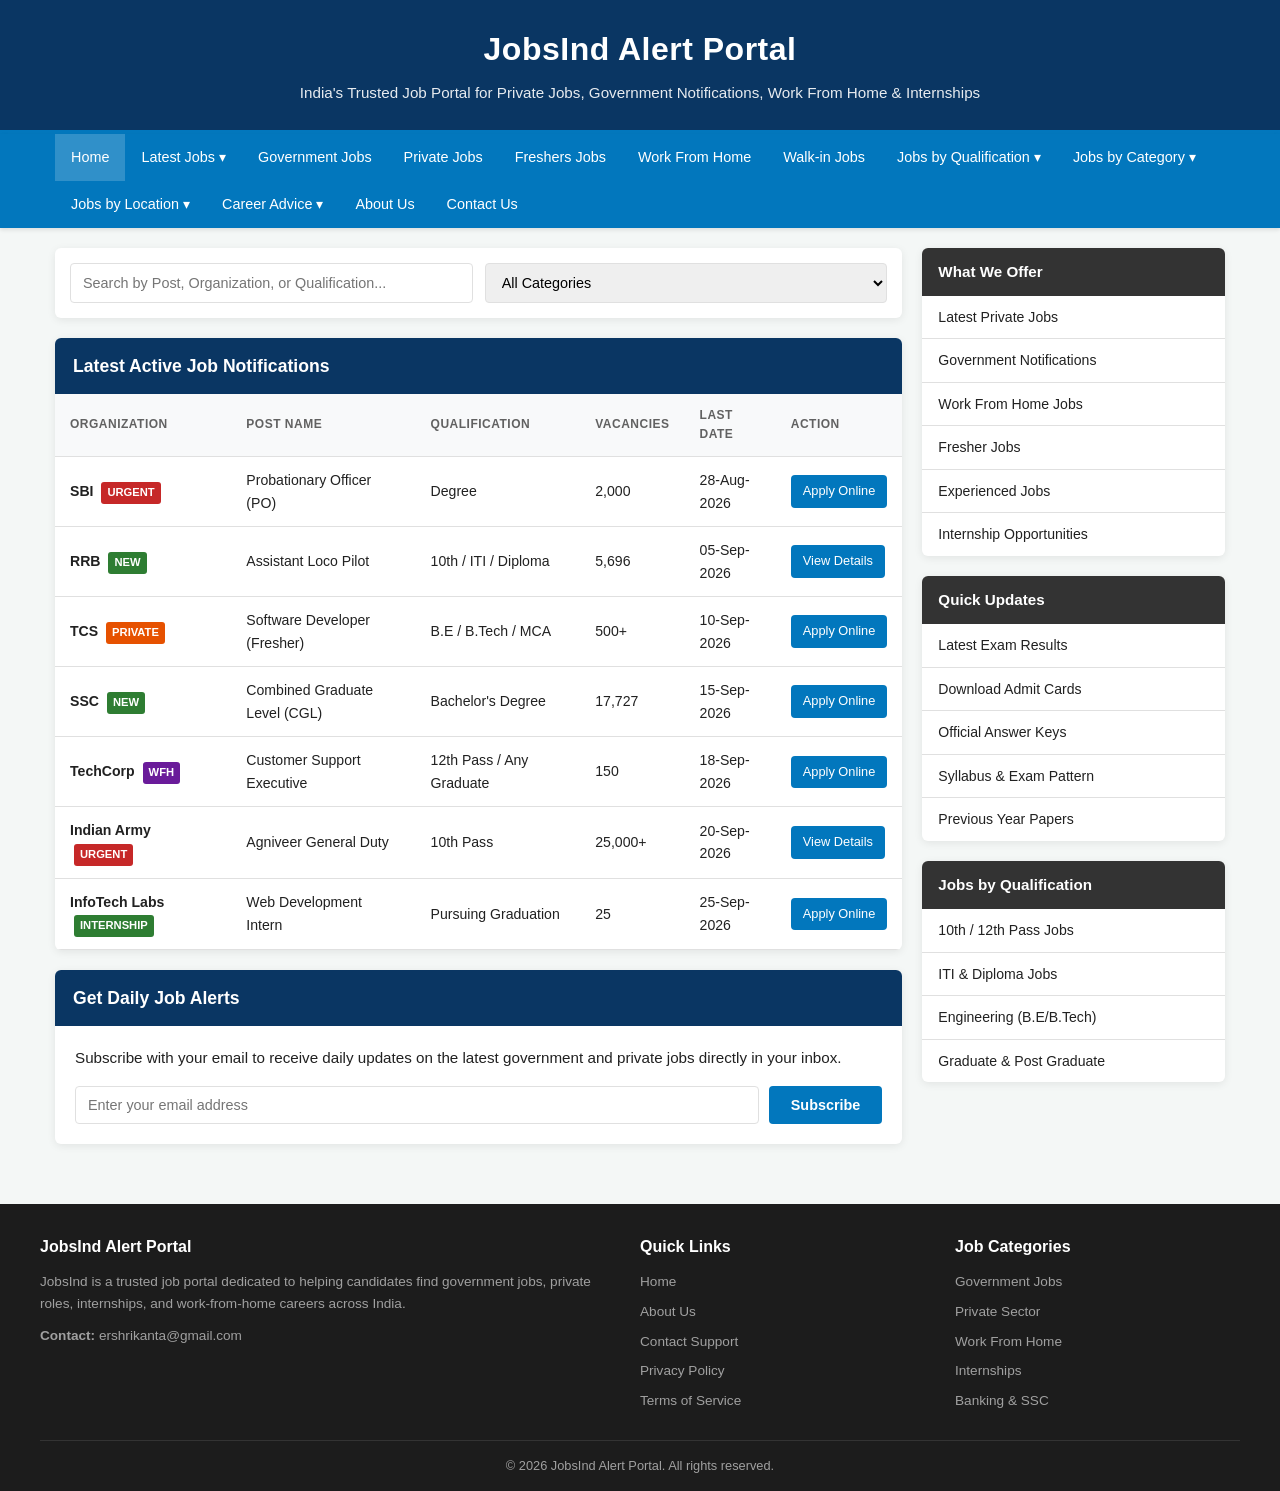
<file: index.html>
<!DOCTYPE html>
<html lang="en">
<head>
  <meta charset="UTF-8" />
  <meta name="viewport" content="width=device-width, initial-scale=1.0" />
  <title>JobsInd - India's Trusted Job Portal | Latest Jobs & Notifications</title>
  <link rel="stylesheet" href="style.css" />
</head>
<body>

  <!-- Header -->
  <header>
    <h1>JobsInd Alert Portal</h1>
    <p>India's Trusted Job Portal for Private Jobs, Government Notifications, Work From Home & Internships</p>
  </header>

 <!-- Navigation Bar (With Hamburger Menu) -->
  <div class="nav-wrapper">
    <nav>
      <!-- Hamburger Menu Icon -->
      <div class="menu-toggle" id="mobile-menu" onclick="toggleMenu()">
        <span class="bar"></span>
        <span class="bar"></span>
        <span class="bar"></span>
      </div>

      <!-- Navigation Links -->
      <ul class="nav-links" id="nav-links">
        <li><a href="index.html" class="active">Home</a></li>
        
        <li class="dropdown">
          <a href="#">Latest Jobs &#9662;</a>
          <ul class="dropdown-content">
            <li><a href="index.html#jobs-section">Today's Updates</a></li>
            <li><a href="index.html#jobs-section">Upcoming Exams</a></li>
          </ul>
        </li>

        <li><a href="index.html#jobs-section">Government Jobs</a></li>
        <li><a href="index.html#jobs-section">Private Jobs</a></li>
        <li><a href="index.html#jobs-section">Freshers Jobs</a></li>
        <li><a href="index.html#jobs-section">Work From Home</a></li>
        <li><a href="index.html#jobs-section">Walk-in Jobs</a></li>
        
        <li class="dropdown">
          <a href="#">Jobs by Qualification &#9662;</a>
          <ul class="dropdown-content">
            <li><a href="#">10th / 12th Pass</a></li>
            <li><a href="#">ITI / Diploma</a></li>
            <li><a href="#">Graduate / PG</a></li>
          </ul>
        </li>

        <li class="dropdown">
          <a href="#">Jobs by Category &#9662;</a>
          <ul class="dropdown-content">
            <li><a href="#">Banking</a></li>
            <li><a href="#">Railways</a></li>
            <li><a href="#">SSC & Defence</a></li>
          </ul>
        </li>

        <li class="dropdown">
          <a href="#">Jobs by Location &#9662;</a>
          <ul class="dropdown-content">
            <li><a href="#">Delhi</a></li>
            <li><a href="#">Mumbai</a></li>
            <li><a href="#">Bangalore</a></li>
            <li><a href="#">West Bengal</a></li>
          </ul>
        </li>

        <li class="dropdown">
          <a href="#">Career Advice &#9662;</a>
          <ul class="dropdown-content">
            <li><a href="#">Resume Write Tips</a></li>
            <li><a href="#">Interview Questions</a></li>
            <li><a href="#">Career Guidance</a></li>
            <li><a href="#">Salary Guide</a></li>
            <li><a href="#">Skill Development</a></li>
          </ul>
        </li>
        <li><a href="about.html">About Us</a></li>
        <li><a href="contact.html">Contact Us</a></li>
      </ul>
    </nav>
  </div>


  <!-- Main Grid Layout -->
  <div class="container">
    <main>
      <!-- Search and Filter Tools -->
      <div class="filter-card">
        <input 
          type="text" 
          id="searchInput" 
          aria-label="Search Job Listings"
          placeholder="Search by Post, Organization, or Qualification..." 
          oninput="applyFilter()"
        />
        <select id="categorySelect" aria-label="Filter by Category" onchange="applyFilter()">
          <option value="">All Categories</option>
          <option value="Banking">Banking</option>
          <option value="Railways">Railways</option>
          <option value="SSC">SSC</option>
          <option value="Defence">Defence</option>
          <option value="IT & Private">IT & Private</option>
          <option value="Work From Home">Work From Home</option>
          <option value="Internship">Internship</option>
        </select>
      </div>

      <!-- Main Job Table -->
      <div class="card" id="jobs-section">
        <div class="card-header">Latest Active Job Notifications</div>
        <div class="table-responsive">
          <table id="recruitmentTable">
            <thead>
              <tr>
                <th>Organization</th>
                <th>Post Name</th>
                <th>Qualification</th>
                <th>Vacancies</th>
                <th>Last Date</th>
                <th>Action</th>
              </tr>
            </thead>
            <tbody>
              <tr data-category="Banking">
                <td data-label="Organization"><strong>SBI</strong> <span class="badge badge-urgent">Urgent</span></td>
                <td data-label="Post Name">Probationary Officer (PO)</td>
                <td data-label="Qualification">Degree</td>
                <td data-label="Vacancies">2,000</td>
                <td data-label="Last Date">28-Aug-2026</td>
                <td data-label="Action"><a href="#" class="btn-action">Apply Online</a></td>
              </tr>
              <tr data-category="Railways">
                <td data-label="Organization"><strong>RRB</strong> <span class="badge badge-new">New</span></td>
                <td data-label="Post Name">Assistant Loco Pilot</td>
                <td data-label="Qualification">10th / ITI / Diploma</td>
                <td data-label="Vacancies">5,696</td>
                <td data-label="Last Date">05-Sep-2026</td>
                <td data-label="Action"><a href="#" class="btn-action">View Details</a></td>
              </tr>
              <tr data-category="IT & Private">
                <td data-label="Organization"><strong>TCS</strong> <span class="badge badge-private">Private</span></td>
                <td data-label="Post Name">Software Developer (Fresher)</td>
                <td data-label="Qualification">B.E / B.Tech / MCA</td>
                <td data-label="Vacancies">500+</td>
                <td data-label="Last Date">10-Sep-2026</td>
                <td data-label="Action"><a href="#" class="btn-action">Apply Online</a></td>
              </tr>
              <tr data-category="SSC">
                <td data-label="Organization"><strong>SSC</strong> <span class="badge badge-new">New</span></td>
                <td data-label="Post Name">Combined Graduate Level (CGL)</td>
                <td data-label="Qualification">Bachelor's Degree</td>
                <td data-label="Vacancies">17,727</td>
                <td data-label="Last Date">15-Sep-2026</td>
                <td data-label="Action"><a href="#" class="btn-action">Apply Online</a></td>
              </tr>
              <tr data-category="Work From Home">
                <td data-label="Organization"><strong>TechCorp</strong> <span class="badge badge-wfh">WFH</span></td>
                <td data-label="Post Name">Customer Support Executive</td>
                <td data-label="Qualification">12th Pass / Any Graduate</td>
                <td data-label="Vacancies">150</td>
                <td data-label="Last Date">18-Sep-2026</td>
                <td data-label="Action"><a href="#" class="btn-action">Apply Online</a></td>
              </tr>
              <tr data-category="Defence">
                <td data-label="Organization"><strong>Indian Army</strong> <span class="badge badge-urgent">Urgent</span></td>
                <td data-label="Post Name">Agniveer General Duty</td>
                <td data-label="Qualification">10th Pass</td>
                <td data-label="Vacancies">25,000+</td>
                <td data-label="Last Date">20-Sep-2026</td>
                <td data-label="Action"><a href="#" class="btn-action">View Details</a></td>
              </tr>
              <tr data-category="Internship">
                <td data-label="Organization"><strong>InfoTech Labs</strong> <span class="badge badge-new">Internship</span></td>
                <td data-label="Post Name">Web Development Intern</td>
                <td data-label="Qualification">Pursuing Graduation</td>
                <td data-label="Vacancies">25</td>
                <td data-label="Last Date">25-Sep-2026</td>
                <td data-label="Action"><a href="#" class="btn-action">Apply Online</a></td>
              </tr>
              <tr id="noResultsRow" style="display: none;">
                <td colspan="6" style="text-align: center; padding: 20px; color: var(--text-muted);">
                  No job notifications match your search criteria.
                </td>
              </tr>
            </tbody>
          </table>
        </div>
      </div>

      <!-- Job Alerts Subscription Section -->
      <div class="card" id="subscribe-section">
        <div class="card-header">Get Daily Job Alerts</div>
        <div class="card-body">
          <p style="margin-bottom: 15px; font-size: 0.95rem; color: var(--text-main);">
            Subscribe with your email to receive daily updates on the latest government and private jobs directly in your inbox.
          </p>
          <form id="subscribeForm" onsubmit="handleSubscribeSubmit(event)" style="display: flex; gap: 10px; flex-wrap: wrap;">
            <input 
              type="email" 
              id="subscribeEmail" 
              placeholder="Enter your email address" 
              required 
              style="flex: 1; padding: 10px 12px; border: 1px solid var(--border-color); border-radius: 4px; font-size: 0.9rem; outline: none; min-width: 200px;" 
            />
            <button type="submit" class="btn-submit">Subscribe</button>
          </form>
          <div id="subscribeFeedback" class="form-feedback" style="display: none;">Successfully Subscribed! You will now receive daily job alerts.</div>
        </div>
      </div>
    </main>

    <!-- Sidebar Section -->
    <aside>
      <div class="sidebar-widget">
        <div class="widget-header">What We Offer</div>
        <ul class="widget-list">
          <li><a href="index.html#jobs-section">Latest Private Jobs</a></li>
          <li><a href="index.html#jobs-section">Government Notifications</a></li>
          <li><a href="index.html#jobs-section">Work From Home Jobs</a></li>
          <li><a href="index.html#jobs-section">Fresher Jobs</a></li>
          <li><a href="index.html#jobs-section">Experienced Jobs</a></li>
          <li><a href="index.html#jobs-section">Internship Opportunities</a></li>
        </ul>
      </div>

      <div class="sidebar-widget">
        <div class="widget-header">Quick Updates</div>
        <ul class="widget-list">
          <li><a href="#">Latest Exam Results</a></li>
          <li><a href="#">Download Admit Cards</a></li>
          <li><a href="#">Official Answer Keys</a></li>
          <li><a href="#">Syllabus & Exam Pattern</a></li>
          <li><a href="#">Previous Year Papers</a></li>
        </ul>
      </div>

      <div class="sidebar-widget">
        <div class="widget-header">Jobs by Qualification</div>
        <ul class="widget-list">
          <li><a href="#">10th / 12th Pass Jobs</a></li>
          <li><a href="#">ITI & Diploma Jobs</a></li>
          <li><a href="#">Engineering (B.E/B.Tech)</a></li>
          <li><a href="#">Graduate & Post Graduate</a></li>
        </ul>
      </div>
    </aside>
  </div>

  <!-- Footer Section -->
  <footer>
    <div class="footer-container">
      <div class="footer-col">
        <h4>JobsInd Alert Portal</h4>
        <p>JobsInd is a trusted job portal dedicated to helping candidates find government jobs, private roles, internships, and work-from-home careers across India.</p>
        <p style="margin-top: 10px;"><strong>Contact:</strong> ershrikanta@gmail.com</p>
      </div>
      <div class="footer-col">
        <h4>Quick Links</h4>
        <ul>
          <li><a href="index.html">Home</a></li>
          <li><a href="about.html">About Us</a></li>
          <li><a href="contact.html">Contact Support</a></li>
          <li><a href="privacy.html">Privacy Policy</a></li>
          <li><a href="#">Terms of Service</a></li>
        </ul>
      </div>
      <div class="footer-col">
        <h4>Job Categories</h4>
        <ul>
          <li><a href="index.html#jobs-section">Government Jobs</a></li>
          <li><a href="index.html#jobs-section">Private Sector</a></li>
          <li><a href="index.html#jobs-section">Work From Home</a></li>
          <li><a href="index.html#jobs-section">Internships</a></li>
          <li><a href="index.html#jobs-section">Banking & SSC</a></li>
        </ul>
      </div>
    </div>
    <div class="footer-bottom">
      <p>&copy; 2026 JobsInd Alert Portal. All rights reserved.</p>
    </div>
  </footer>

  <script src="script.js"></script>
</body>
</html>
</file>
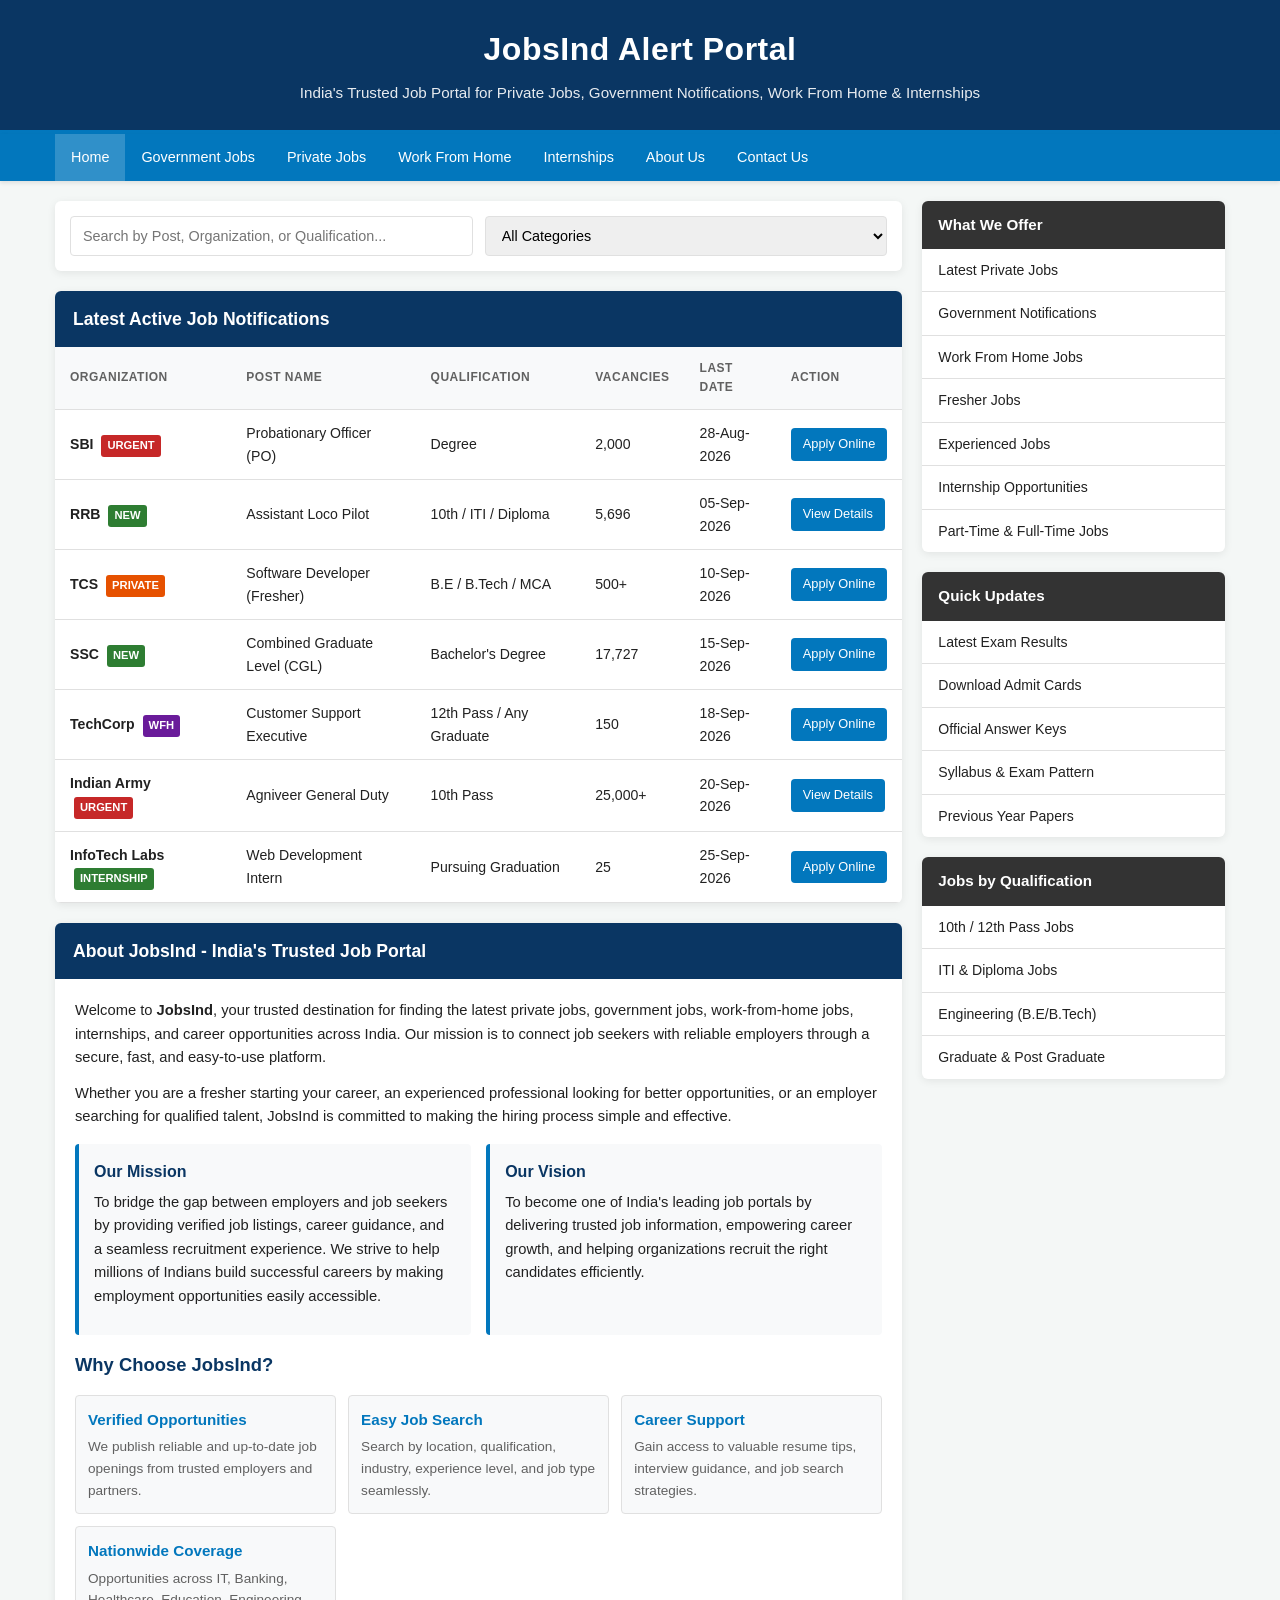
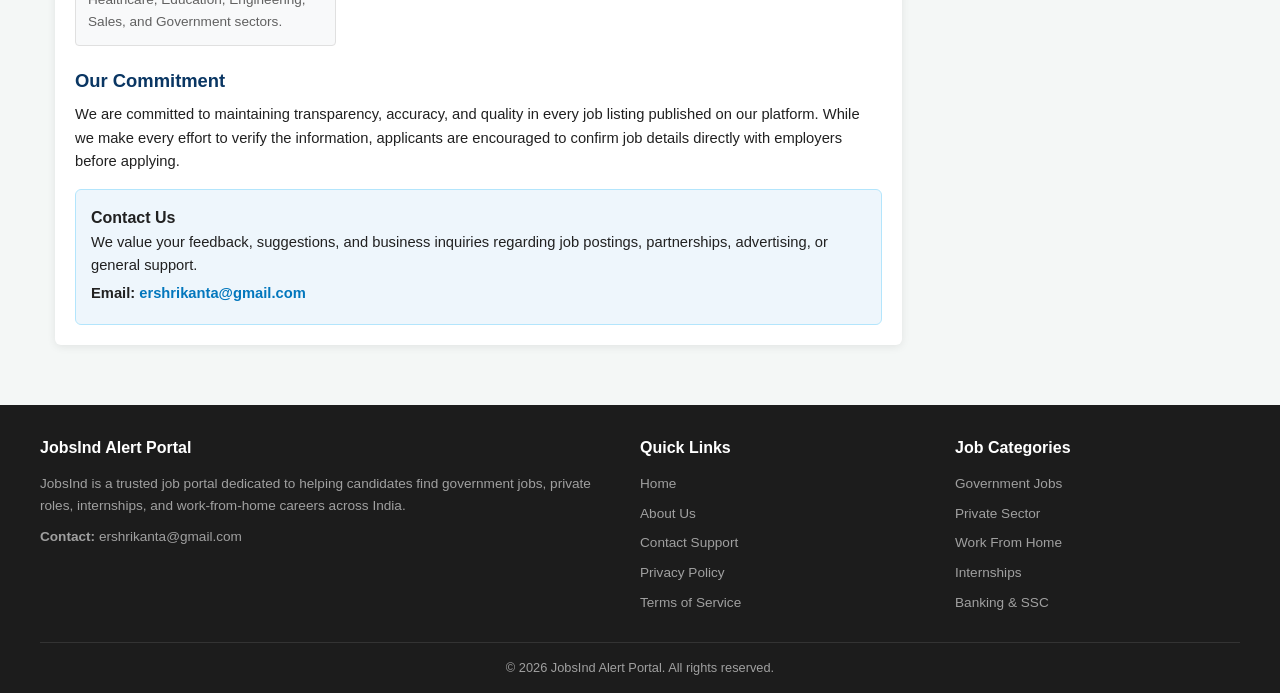
<file: Index.html>
<!DOCTYPE html>
<html lang="en">
<head>
  <meta charset="UTF-8" />
  <meta name="viewport" content="width=device-width, initial-scale=1.0" />
  <title>JobsInd - India's Trusted Job Portal | Latest Jobs & Notifications</title>
  <style>
    /* CSS Variables for Global Styling */
    :root {
      --primary: #0a3663;
      --primary-hover: #072748;
      --secondary: #0277bd;
      --accent: #c62828;
      --bg-light: #f4f7f6;
      --surface: #ffffff;
      --text-main: #212121;
      --text-muted: #616161;
      --border-color: #e0e0e0;
      --shadow: 0 2px 8px rgba(0, 0, 0, 0.08);
      --radius: 6px;
    }

    /* Reset & Prevent Page-Level Horizontal Overflow */
    * {
      box-sizing: border-box;
      margin: 0;
      padding: 0;
      font-family: -apple-system, BlinkMacSystemFont, "Segoe UI", Roboto, Oxygen, Ubuntu, Cantarell, sans-serif;
    }

    html {
      scroll-behavior: smooth;
    }

    html, body {
      width: 100%;
      max-width: 100%;
      overflow-x: hidden;
      background-color: var(--bg-light);
      color: var(--text-main);
      line-height: 1.6;
    }

    /* Top Header */
    header {
      width: 100%;
      background: var(--primary);
      color: #ffffff;
      padding: 24px 15px;
      text-align: center;
      border-bottom: 4px solid var(--secondary);
    }

    header h1 {
      font-size: 2rem;
      font-weight: 700;
      letter-spacing: 0.5px;
    }

    header p {
      font-size: 0.95rem;
      margin-top: 6px;
      opacity: 0.9;
    }

    /* Navigation Bar */
    .nav-wrapper {
      width: 100%;
      background: var(--secondary);
      position: sticky;
      top: 0;
      z-index: 100;
      box-shadow: 0 2px 4px rgba(0,0,0,0.1);
    }

    nav {
      max-width: 1200px;
      margin: 0 auto;
      display: flex;
      justify-content: space-between;
      align-items: center;
      padding: 0 15px;
    }

    .nav-links {
      display: flex;
      list-style: none;
      overflow-x: auto;
      white-space: nowrap;
      -webkit-overflow-scrolling: touch;
      width: 100%;
    }

    .nav-links li a {
      display: block;
      color: #ffffff;
      text-decoration: none;
      padding: 12px 16px;
      font-size: 0.9rem;
      font-weight: 500;
      transition: background 0.2s;
    }

    .nav-links li a:hover,
    .nav-links li a.active {
      background: rgba(255, 255, 255, 0.18);
    }

    /* Responsive Main Container */
    .container {
      max-width: 1200px;
      width: 100%;
      margin: 20px auto;
      padding: 0 15px;
      display: grid;
      grid-template-columns: 2.8fr 1fr;
      gap: 20px;
    }

    /* Filter & Search Bar */
    .filter-card {
      background: var(--surface);
      padding: 15px;
      border-radius: var(--radius);
      box-shadow: var(--shadow);
      margin-bottom: 20px;
      display: flex;
      gap: 12px;
      flex-wrap: wrap;
    }

    .filter-card input,
    .filter-card select {
      padding: 10px 12px;
      border: 1px solid var(--border-color);
      border-radius: 4px;
      font-size: 0.9rem;
      outline: none;
      flex: 1;
      min-width: 180px;
    }

    .filter-card input:focus,
    .filter-card select:focus {
      border-color: var(--secondary);
    }

    /* Card Layouts */
    .card {
      background: var(--surface);
      border-radius: var(--radius);
      box-shadow: var(--shadow);
      overflow: hidden;
      width: 100%;
      margin-bottom: 20px;
    }

    .card-header {
      background: var(--primary);
      color: #ffffff;
      padding: 14px 18px;
      font-size: 1.1rem;
      font-weight: 600;
    }

    .card-body {
      padding: 20px;
    }

    /* Table Styles */
    .table-responsive {
      width: 100%;
    }

    table {
      width: 100%;
      border-collapse: collapse;
      text-align: left;
    }

    th, td {
      padding: 12px 15px;
      border-bottom: 1px solid var(--border-color);
      font-size: 0.88rem;
    }

    th {
      background: #f8f9fa;
      color: var(--text-muted);
      font-weight: 600;
      text-transform: uppercase;
      font-size: 0.75rem;
      letter-spacing: 0.5px;
    }

    tbody tr:hover {
      background: #f1f5f9;
    }

    /* Badges & Buttons */
    .badge {
      display: inline-block;
      padding: 2px 6px;
      border-radius: 3px;
      font-size: 0.7rem;
      font-weight: 700;
      color: #ffffff;
      margin-left: 4px;
      text-transform: uppercase;
    }

    .badge-urgent { background-color: var(--accent); }
    .badge-new { background-color: #2e7d32; }
    .badge-wfh { background-color: #6a1b9a; }
    .badge-private { background-color: #e65100; }

    .btn-action {
      background: var(--secondary);
      color: #ffffff;
      padding: 6px 12px;
      text-decoration: none;
      border-radius: 4px;
      font-size: 0.8rem;
      font-weight: 500;
      display: inline-block;
      white-space: nowrap;
      transition: background 0.2s;
    }

    .btn-action:hover {
      background: var(--primary);
    }

    /* Sidebar Widgets */
    .sidebar-widget {
      background: var(--surface);
      border-radius: var(--radius);
      box-shadow: var(--shadow);
      margin-bottom: 20px;
      overflow: hidden;
    }

    .widget-header {
      background: #333333;
      color: #ffffff;
      padding: 12px 16px;
      font-size: 0.95rem;
      font-weight: 600;
    }

    .widget-list {
      list-style: none;
    }

    .widget-list li {
      border-bottom: 1px solid var(--border-color);
    }

    .widget-list li:last-child {
      border-bottom: none;
    }

    .widget-list a {
      display: block;
      padding: 10px 16px;
      color: var(--text-main);
      text-decoration: none;
      font-size: 0.88rem;
      transition: background 0.2s, color 0.2s;
    }

    .widget-list a:hover {
      background: #f0f4f8;
      color: var(--secondary);
    }

    /* About Section Styles */
    .about-section h3 {
      color: var(--primary);
      margin-top: 15px;
      margin-bottom: 8px;
      font-size: 1.15rem;
    }

    .about-section p {
      font-size: 0.92rem;
      color: var(--text-main);
      margin-bottom: 12px;
    }

    .grid-2col {
      display: grid;
      grid-template-columns: 1fr 1fr;
      gap: 15px;
      margin: 15px 0;
    }

    .info-box {
      background: #f8f9fa;
      padding: 15px;
      border-left: 4px solid var(--secondary);
      border-radius: 4px;
    }

    .info-box h4 {
      color: var(--primary);
      margin-bottom: 6px;
      font-size: 1rem;
    }

    .feature-grid {
      display: grid;
      grid-template-columns: repeat(auto-fit, minmax(200px, 1fr));
      gap: 12px;
      margin-top: 15px;
    }

    .feature-item {
      background: #f8f9fa;
      border: 1px solid var(--border-color);
      border-radius: 4px;
      padding: 12px;
    }

    .feature-item h5 {
      color: var(--secondary);
      font-size: 0.95rem;
      margin-bottom: 4px;
    }

    .feature-item p {
      font-size: 0.85rem;
      margin-bottom: 0;
      color: var(--text-muted);
    }

    /* Contact Box */
    .contact-card {
      background: #eef6fc;
      border: 1px solid #b3e5fc;
      border-radius: var(--radius);
      padding: 15px;
      margin-top: 15px;
    }

    .contact-card p {
      margin-bottom: 4px;
    }

    .contact-card a {
      color: var(--secondary);
      font-weight: 600;
      text-decoration: none;
    }

    .contact-card a:hover {
      text-decoration: underline;
    }

    /* Footer */
    footer {
      width: 100%;
      background: #1c1c1c;
      color: #a0a0a0;
      padding: 30px 15px 15px 15px;
      font-size: 0.85rem;
      margin-top: 40px;
    }

    .footer-container {
      max-width: 1200px;
      margin: 0 auto;
      display: grid;
      grid-template-columns: 2fr 1fr 1fr;
      gap: 30px;
      padding-bottom: 20px;
      border-bottom: 1px solid #333;
    }

    .footer-col h4 {
      color: #ffffff;
      font-size: 1rem;
      margin-bottom: 12px;
    }

    .footer-col p {
      line-height: 1.6;
    }

    .footer-col ul {
      list-style: none;
    }

    .footer-col ul li {
      margin-bottom: 8px;
    }

    .footer-col ul a {
      color: #a0a0a0;
      text-decoration: none;
      transition: color 0.2s;
    }

    .footer-col ul a:hover {
      color: #ffffff;
    }

    .footer-bottom {
      max-width: 1200px;
      margin: 15px auto 0 auto;
      text-align: center;
      font-size: 0.8rem;
    }

    /* Mobile Table to Card Conversion (Below 650px) */
    @media (max-width: 650px) {
      .container {
        grid-template-columns: 1fr;
        margin: 10px auto;
        padding: 0 10px;
      }

      header h1 { font-size: 1.5rem; }
      header p { font-size: 0.85rem; }

      .filter-card { flex-direction: column; }
      .filter-card input, .filter-card select { width: 100%; }

      .grid-2col {
        grid-template-columns: 1fr;
      }

      .footer-container {
        grid-template-columns: 1fr;
        gap: 20px;
      }

      /* Hide traditional header row on mobile */
      #recruitmentTable thead {
        display: none;
      }

      /* Transform table elements into card blocks */
      #recruitmentTable, 
      #recruitmentTable tbody, 
      #recruitmentTable tr, 
      #recruitmentTable td {
        display: block;
        width: 100%;
      }

      #recruitmentTable tr {
        margin: 12px 0;
        border: 1px solid var(--border-color);
        border-radius: var(--radius);
        background: var(--surface);
        box-shadow: 0 1px 4px rgba(0,0,0,0.05);
      }

      #recruitmentTable td {
        display: flex;
        justify-content: space-between;
        align-items: center;
        padding: 10px 12px;
        border-bottom: 1px dashed var(--border-color);
        text-align: right;
        font-size: 0.88rem;
      }

      #recruitmentTable td:last-child {
        border-bottom: none;
        background: #f9fbfd;
      }

      /* Dynamically display field labels on the left side of cards */
      #recruitmentTable td::before {
        content: attr(data-label);
        font-weight: 700;
        text-transform: uppercase;
        font-size: 0.75rem;
        color: var(--text-muted);
        text-align: left;
        padding-right: 10px;
      }
    }
  </style>
</head>
<body>

  <!-- Header -->
  <header>
    <h1>JobsInd Alert Portal</h1>
    <p>India's Trusted Job Portal for Private Jobs, Government Notifications, Work From Home & Internships</p>
  </header>

  <!-- Navigation Bar -->
  <div class="nav-wrapper">
    <nav>
      <ul class="nav-links">
        <li><a href="#" class="active">Home</a></li>
        <li><a href="#jobs-section">Government Jobs</a></li>
        <li><a href="#jobs-section">Private Jobs</a></li>
        <li><a href="#jobs-section">Work From Home</a></li>
        <li><a href="#jobs-section">Internships</a></li>
        <li><a href="#about">About Us</a></li>
        <li><a href="#contact">Contact Us</a></li>
      </ul>
    </nav>
  </div>

  <!-- Main Grid Layout -->
  <div class="container">

    <!-- Primary Content Area -->
    <main>
      <!-- Search and Filter Tools -->
      <div class="filter-card">
        <input 
          type="text" 
          id="searchInput" 
          aria-label="Search Job Listings"
          placeholder="Search by Post, Organization, or Qualification..." 
          oninput="applyFilter()"
        />
        <select id="categorySelect" aria-label="Filter by Category" onchange="applyFilter()">
          <option value="">All Categories</option>
          <option value="Banking">Banking</option>
          <option value="Railways">Railways</option>
          <option value="SSC">SSC</option>
          <option value="Defence">Defence</option>
          <option value="IT & Private">IT & Private</option>
          <option value="Work From Home">Work From Home</option>
          <option value="Internship">Internship</option>
        </select>
      </div>

      <!-- Main Job Table -->
      <div class="card" id="jobs-section">
        <div class="card-header">Latest Active Job Notifications</div>
        <div class="table-responsive">
          <table id="recruitmentTable">
            <thead>
              <tr>
                <th>Organization</th>
                <th>Post Name</th>
                <th>Qualification</th>
                <th>Vacancies</th>
                <th>Last Date</th>
                <th>Action</th>
              </tr>
            </thead>
            <tbody>
              <tr data-category="Banking">
                <td data-label="Organization"><strong>SBI</strong> <span class="badge badge-urgent">Urgent</span></td>
                <td data-label="Post Name">Probationary Officer (PO)</td>
                <td data-label="Qualification">Degree</td>
                <td data-label="Vacancies">2,000</td>
                <td data-label="Last Date">28-Aug-2026</td>
                <td data-label="Action"><a href="#" class="btn-action">Apply Online</a></td>
              </tr>
              <tr data-category="Railways">
                <td data-label="Organization"><strong>RRB</strong> <span class="badge badge-new">New</span></td>
                <td data-label="Post Name">Assistant Loco Pilot</td>
                <td data-label="Qualification">10th / ITI / Diploma</td>
                <td data-label="Vacancies">5,696</td>
                <td data-label="Last Date">05-Sep-2026</td>
                <td data-label="Action"><a href="#" class="btn-action">View Details</a></td>
              </tr>
              <tr data-category="IT & Private">
                <td data-label="Organization"><strong>TCS</strong> <span class="badge badge-private">Private</span></td>
                <td data-label="Post Name">Software Developer (Fresher)</td>
                <td data-label="Qualification">B.E / B.Tech / MCA</td>
                <td data-label="Vacancies">500+</td>
                <td data-label="Last Date">10-Sep-2026</td>
                <td data-label="Action"><a href="#" class="btn-action">Apply Online</a></td>
              </tr>
              <tr data-category="SSC">
                <td data-label="Organization"><strong>SSC</strong> <span class="badge badge-new">New</span></td>
                <td data-label="Post Name">Combined Graduate Level (CGL)</td>
                <td data-label="Qualification">Bachelor's Degree</td>
                <td data-label="Vacancies">17,727</td>
                <td data-label="Last Date">15-Sep-2026</td>
                <td data-label="Action"><a href="#" class="btn-action">Apply Online</a></td>
              </tr>
              <tr data-category="Work From Home">
                <td data-label="Organization"><strong>TechCorp</strong> <span class="badge badge-wfh">WFH</span></td>
                <td data-label="Post Name">Customer Support Executive</td>
                <td data-label="Qualification">12th Pass / Any Graduate</td>
                <td data-label="Vacancies">150</td>
                <td data-label="Last Date">18-Sep-2026</td>
                <td data-label="Action"><a href="#" class="btn-action">Apply Online</a></td>
              </tr>
              <tr data-category="Defence">
                <td data-label="Organization"><strong>Indian Army</strong> <span class="badge badge-urgent">Urgent</span></td>
                <td data-label="Post Name">Agniveer General Duty</td>
                <td data-label="Qualification">10th Pass</td>
                <td data-label="Vacancies">25,000+</td>
                <td data-label="Last Date">20-Sep-2026</td>
                <td data-label="Action"><a href="#" class="btn-action">View Details</a></td>
              </tr>
              <tr data-category="Internship">
                <td data-label="Organization"><strong>InfoTech Labs</strong> <span class="badge badge-new">Internship</span></td>
                <td data-label="Post Name">Web Development Intern</td>
                <td data-label="Qualification">Pursuing Graduation</td>
                <td data-label="Vacancies">25</td>
                <td data-label="Last Date">25-Sep-2026</td>
                <td data-label="Action"><a href="#" class="btn-action">Apply Online</a></td>
              </tr>
              <!-- Empty State Row -->
              <tr id="noResultsRow" style="display: none;">
                <td colspan="6" style="text-align: center; padding: 20px; color: var(--text-muted);">
                  No job notifications match your search criteria.
                </td>
              </tr>
            </tbody>
          </table>
        </div>
      </div>

      <!-- About JobsInd Section -->
      <div class="card about-section" id="about">
        <div class="card-header">About JobsInd - India's Trusted Job Portal</div>
        <div class="card-body">
          <p>
            Welcome to <strong>JobsInd</strong>, your trusted destination for finding the latest private jobs, government jobs, work-from-home jobs, internships, and career opportunities across India. Our mission is to connect job seekers with reliable employers through a secure, fast, and easy-to-use platform.
          </p>
          <p>
            Whether you are a fresher starting your career, an experienced professional looking for better opportunities, or an employer searching for qualified talent, JobsInd is committed to making the hiring process simple and effective.
          </p>

          <div class="grid-2col">
            <div class="info-box">
              <h4>Our Mission</h4>
              <p>To bridge the gap between employers and job seekers by providing verified job listings, career guidance, and a seamless recruitment experience. We strive to help millions of Indians build successful careers by making employment opportunities easily accessible.</p>
            </div>
            <div class="info-box">
              <h4>Our Vision</h4>
              <p>To become one of India's leading job portals by delivering trusted job information, empowering career growth, and helping organizations recruit the right candidates efficiently.</p>
            </div>
          </div>

          <h3>Why Choose JobsInd?</h3>
          <div class="feature-grid">
            <div class="feature-item">
              <h5>Verified Opportunities</h5>
              <p>We publish reliable and up-to-date job openings from trusted employers and partners.</p>
            </div>
            <div class="feature-item">
              <h5>Easy Job Search</h5>
              <p>Search by location, qualification, industry, experience level, and job type seamlessly.</p>
            </div>
            <div class="feature-item">
              <h5>Career Support</h5>
              <p>Gain access to valuable resume tips, interview guidance, and job search strategies.</p>
            </div>
            <div class="feature-item">
              <h5>Nationwide Coverage</h5>
              <p>Opportunities across IT, Banking, Healthcare, Education, Engineering, Sales, and Government sectors.</p>
            </div>
          </div>

          <h3 style="margin-top: 20px;">Our Commitment</h3>
          <p>
            We are committed to maintaining transparency, accuracy, and quality in every job listing published on our platform. While we make every effort to verify the information, applicants are encouraged to confirm job details directly with employers before applying.
          </p>

          <div class="contact-card" id="contact">
            <h4>Contact Us</h4>
            <p>We value your feedback, suggestions, and business inquiries regarding job postings, partnerships, advertising, or general support.</p>
            <p><strong>Email:</strong> <a href="mailto:ershrikanta@gmail.com">ershrikanta@gmail.com</a></p>
          </div>
        </div>
      </div>

    </main>


<!-- Sidebar Section -->
    <aside>
      <!-- What We Offer Widget -->
      <div class="sidebar-widget">
        <div class="widget-header">What We Offer</div>
        <ul class="widget-list">
          <li><a href="#jobs-section">Latest Private Jobs</a></li>
          <li><a href="#jobs-section">Government Notifications</a></li>
          <li><a href="#jobs-section">Work From Home Jobs</a></li>
          <li><a href="#jobs-section">Fresher Jobs</a></li>
          <li><a href="#jobs-section">Experienced Jobs</a></li>
          <li><a href="#jobs-section">Internship Opportunities</a></li>
          <li><a href="#jobs-section">Part-Time & Full-Time Jobs</a></li>
        </ul>
      </div>

      <!-- Quick Updates Widget -->
      <div class="sidebar-widget">
        <div class="widget-header">Quick Updates</div>
        <ul class="widget-list">
          <li><a href="#">Latest Exam Results</a></li>
          <li><a href="#">Download Admit Cards</a></li>
          <li><a href="#">Official Answer Keys</a></li>
          <li><a href="#">Syllabus & Exam Pattern</a></li>
          <li><a href="#">Previous Year Papers</a></li>
        </ul>
      </div>

      <!-- Jobs by Qualification Widget -->
      <div class="sidebar-widget">
        <div class="widget-header">Jobs by Qualification</div>
        <ul class="widget-list">
          <li><a href="#">10th / 12th Pass Jobs</a></li>
          <li><a href="#">ITI & Diploma Jobs</a></li>
          <li><a href="#">Engineering (B.E/B.Tech)</a></li>
          <li><a href="#">Graduate & Post Graduate</a></li>
        </ul>
      </div>
    </aside>

  </div>

  <!-- Footer Section -->
  <footer>
    <div class="footer-container">
      <div class="footer-col">
        <h4>JobsInd Alert Portal</h4>
        <p>JobsInd is a trusted job portal dedicated to helping candidates find government jobs, private roles, internships, and work-from-home careers across India.</p>
        <p style="margin-top: 10px;"><strong>Contact:</strong> ershrikanta@gmail.com</p>
      </div>

      <div class="footer-col">
        <h4>Quick Links</h4>
        <ul>
          <li><a href="#">Home</a></li>
          <li><a href="#about">About Us</a></li>
          <li><a href="#contact">Contact Support</a></li>
          <li><a href="#">Privacy Policy</a></li>
          <li><a href="#">Terms of Service</a></li>
        </ul>
      </div>

      <div class="footer-col">
        <h4>Job Categories</h4>
        <ul>
          <li><a href="#jobs-section">Government Jobs</a></li>
          <li><a href="#jobs-section">Private Sector</a></li>
          <li><a href="#jobs-section">Work From Home</a></li>
          <li><a href="#jobs-section">Internships</a></li>
          <li><a href="#jobs-section">Banking & SSC</a></li>
        </ul>
      </div>
    </div>

    <div class="footer-bottom">
      <p>&copy; 2026 JobsInd Alert Portal. All rights reserved.</p>
    </div>
  </footer>

  <!-- Filter JavaScript -->
  <script>
    function applyFilter() {
      const searchVal = document.getElementById('searchInput').value.toLowerCase().trim();
      const selectedCategory = document.getElementById('categorySelect').value;
      const rows = document.querySelectorAll('#recruitmentTable tbody tr:not(#noResultsRow)');
      const noResultsRow = document.getElementById('noResultsRow');

      let visibleCount = 0;

      rows.forEach(row => {
        // Exclude button text from search match logic
        const rowText = Array.from(row.querySelectorAll('td:not(:last-child)'))
          .map(td => td.textContent)
          .join(' ')
          .toLowerCase();

        const rowCategory = row.getAttribute('data-category');

        const matchesSearch = rowText.includes(searchVal);
        const matchesCategory = selectedCategory === "" || rowCategory === selectedCategory;

        if (matchesSearch && matchesCategory) {
          row.style.display = "";
          visibleCount++;
        } else {
          row.style.display = "none";
        }
      });

      // Show or hide the empty state row
      if (noResultsRow) {
        noResultsRow.style.display = visibleCount === 0 ? "table-row" : "none";
      }
    }
  </script>
</body>
</html>
</file>
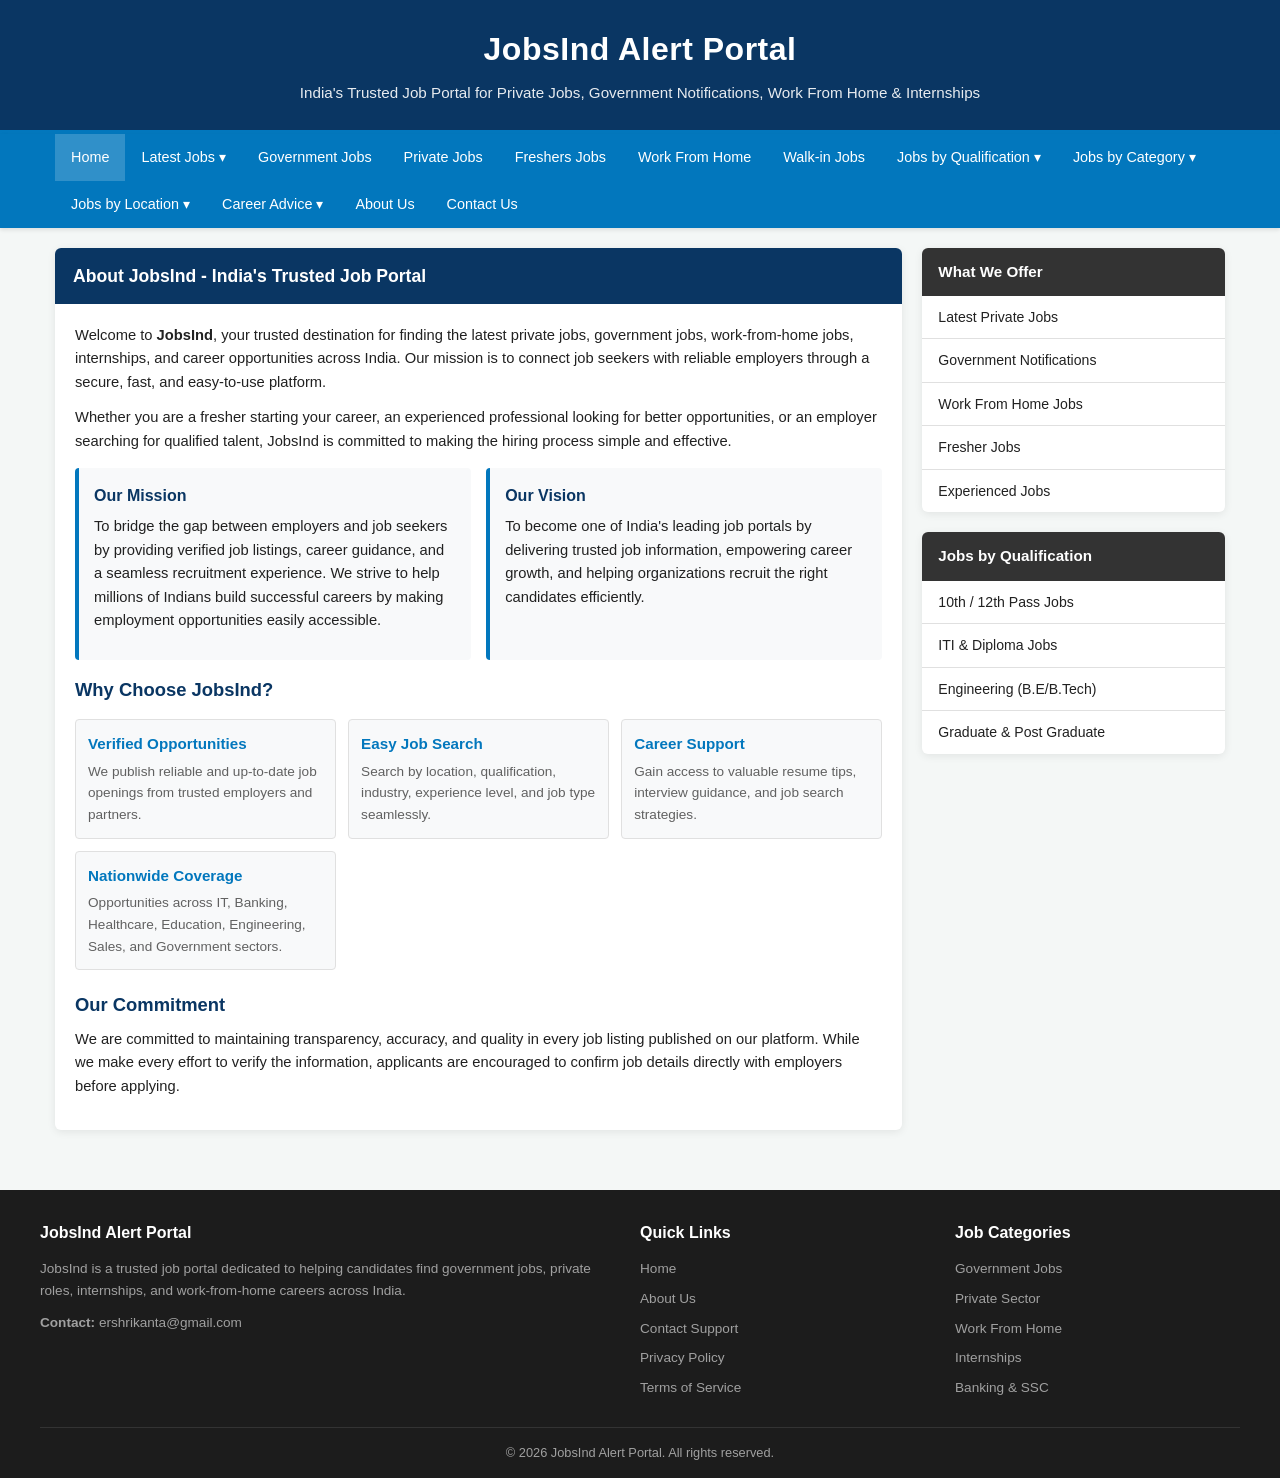
<file: about.html>
<!DOCTYPE html>
<html lang="en">
<head>
  <meta charset="UTF-8" />
  <meta name="viewport" content="width=device-width, initial-scale=1.0" />
  <title>About Us - JobsInd | India's Trusted Job Portal</title>
  <link rel="stylesheet" href="style.css" />
</head>
<body>

  <!-- Header -->
  <header>
    <h1>JobsInd Alert Portal</h1>
    <p>India's Trusted Job Portal for Private Jobs, Government Notifications, Work From Home & Internships</p>
  </header>

  <!-- Navigation Bar -->
<!-- Navigation Bar (With Hamburger Menu) -->
  <div class="nav-wrapper">
    <nav>
      <!-- Hamburger Menu Icon -->
      <div class="menu-toggle" id="mobile-menu" onclick="toggleMenu()">
        <span class="bar"></span>
        <span class="bar"></span>
        <span class="bar"></span>
      </div>

      <!-- Navigation Links -->
      <ul class="nav-links" id="nav-links">
        <li><a href="index.html" class="active">Home</a></li>
        
        <li class="dropdown">
          <a href="#">Latest Jobs &#9662;</a>
          <ul class="dropdown-content">
            <li><a href="index.html#jobs-section">Today's Updates</a></li>
            <li><a href="index.html#jobs-section">Upcoming Exams</a></li>
          </ul>
        </li>

        <li><a href="index.html#jobs-section">Government Jobs</a></li>
        <li><a href="index.html#jobs-section">Private Jobs</a></li>
        <li><a href="index.html#jobs-section">Freshers Jobs</a></li>
        <li><a href="index.html#jobs-section">Work From Home</a></li>
        <li><a href="index.html#jobs-section">Walk-in Jobs</a></li>
        
        <li class="dropdown">
          <a href="#">Jobs by Qualification &#9662;</a>
          <ul class="dropdown-content">
            <li><a href="#">10th / 12th Pass</a></li>
            <li><a href="#">ITI / Diploma</a></li>
            <li><a href="#">Graduate / PG</a></li>
          </ul>
        </li>

        <li class="dropdown">
          <a href="#">Jobs by Category &#9662;</a>
          <ul class="dropdown-content">
            <li><a href="#">Banking</a></li>
            <li><a href="#">Railways</a></li>
            <li><a href="#">SSC & Defence</a></li>
          </ul>
        </li>

        <li class="dropdown">
          <a href="#">Jobs by Location &#9662;</a>
          <ul class="dropdown-content">
            <li><a href="#">Delhi</a></li>
            <li><a href="#">Mumbai</a></li>
            <li><a href="#">Bangalore</a></li>
            <li><a href="#">West Bengal</a></li>
          </ul>
        </li>

        <li class="dropdown">
          <a href="#">Career Advice &#9662;</a>
          <ul class="dropdown-content">
            <li><a href="#">Resume Write Tips</a></li>
            <li><a href="#">Interview Questions</a></li>
            <li><a href="#">Career Guidance</a></li>
            <li><a href="#">Salary Guide</a></li>
            <li><a href="#">Skill Development</a></li>
          </ul>
        </li>
        <li><a href="about.html">About Us</a></li>
        <li><a href="contact.html">Contact Us</a></li>
      </ul>
    </nav>
  </div>
  <!-- Main Grid Layout -->
  <div class="container">
    <main>
      <div class="card about-section">
        <div class="card-header">About JobsInd - India's Trusted Job Portal</div>
        <div class="card-body">
          <p>
            Welcome to <strong>JobsInd</strong>, your trusted destination for finding the latest private jobs, government jobs, work-from-home jobs, internships, and career opportunities across India. Our mission is to connect job seekers with reliable employers through a secure, fast, and easy-to-use platform.
          </p>
          <p>
            Whether you are a fresher starting your career, an experienced professional looking for better opportunities, or an employer searching for qualified talent, JobsInd is committed to making the hiring process simple and effective.
          </p>

          <div class="grid-2col">
            <div class="info-box">
              <h4>Our Mission</h4>
              <p>To bridge the gap between employers and job seekers by providing verified job listings, career guidance, and a seamless recruitment experience. We strive to help millions of Indians build successful careers by making employment opportunities easily accessible.</p>
            </div>
            <div class="info-box">
              <h4>Our Vision</h4>
              <p>To become one of India's leading job portals by delivering trusted job information, empowering career growth, and helping organizations recruit the right candidates efficiently.</p>
            </div>
          </div>

          <h3>Why Choose JobsInd?</h3>
          <div class="feature-grid">
            <div class="feature-item">
              <h5>Verified Opportunities</h5>
              <p>We publish reliable and up-to-date job openings from trusted employers and partners.</p>
            </div>
            <div class="feature-item">
              <h5>Easy Job Search</h5>
              <p>Search by location, qualification, industry, experience level, and job type seamlessly.</p>
            </div>
            <div class="feature-item">
              <h5>Career Support</h5>
              <p>Gain access to valuable resume tips, interview guidance, and job search strategies.</p>
            </div>
            <div class="feature-item">
              <h5>Nationwide Coverage</h5>
              <p>Opportunities across IT, Banking, Healthcare, Education, Engineering, Sales, and Government sectors.</p>
            </div>
          </div>

          <h3 style="margin-top: 20px;">Our Commitment</h3>
          <p>
            We are committed to maintaining transparency, accuracy, and quality in every job listing published on our platform. While we make every effort to verify the information, applicants are encouraged to confirm job details directly with employers before applying.
          </p>
        </div>
      </div>
    </main>

    <!-- Sidebar Section -->
    <aside>
      <div class="sidebar-widget">
        <div class="widget-header">What We Offer</div>
        <ul class="widget-list">
          <li><a href="index.html#jobs-section">Latest Private Jobs</a></li>
          <li><a href="index.html#jobs-section">Government Notifications</a></li>
          <li><a href="index.html#jobs-section">Work From Home Jobs</a></li>
          <li><a href="index.html#jobs-section">Fresher Jobs</a></li>
          <li><a href="index.html#jobs-section">Experienced Jobs</a></li>
        </ul>
      </div>

      <div class="sidebar-widget">
        <div class="widget-header">Jobs by Qualification</div>
        <ul class="widget-list">
          <li><a href="#">10th / 12th Pass Jobs</a></li>
          <li><a href="#">ITI & Diploma Jobs</a></li>
          <li><a href="#">Engineering (B.E/B.Tech)</a></li>
          <li><a href="#">Graduate & Post Graduate</a></li>
        </ul>
      </div>
    </aside>
  </div>

  <!-- Footer Section -->
  <footer>
    <div class="footer-container">
      <div class="footer-col">
        <h4>JobsInd Alert Portal</h4>
        <p>JobsInd is a trusted job portal dedicated to helping candidates find government jobs, private roles, internships, and work-from-home careers across India.</p>
        <p style="margin-top: 10px;"><strong>Contact:</strong> ershrikanta@gmail.com</p>
      </div>
      <div class="footer-col">
        <h4>Quick Links</h4>
        <ul>
          <li><a href="index.html">Home</a></li>
          <li><a href="about.html">About Us</a></li>
          <li><a href="contact.html">Contact Support</a></li>
          <li><a href="privacy.html">Privacy Policy</a></li>
          <li><a href="#">Terms of Service</a></li>
        </ul>
      </div>
      <div class="footer-col">
        <h4>Job Categories</h4>
        <ul>
          <li><a href="index.html#jobs-section">Government Jobs</a></li>
          <li><a href="index.html#jobs-section">Private Sector</a></li>
          <li><a href="index.html#jobs-section">Work From Home</a></li>
          <li><a href="index.html#jobs-section">Internships</a></li>
          <li><a href="index.html#jobs-section">Banking & SSC</a></li>
        </ul>
      </div>
    </div>
    <div class="footer-bottom">
      <p>&copy; 2026 JobsInd Alert Portal. All rights reserved.</p>
    </div>
  </footer>

  <script src="script.js"></script>
</body>
</html>
</file>
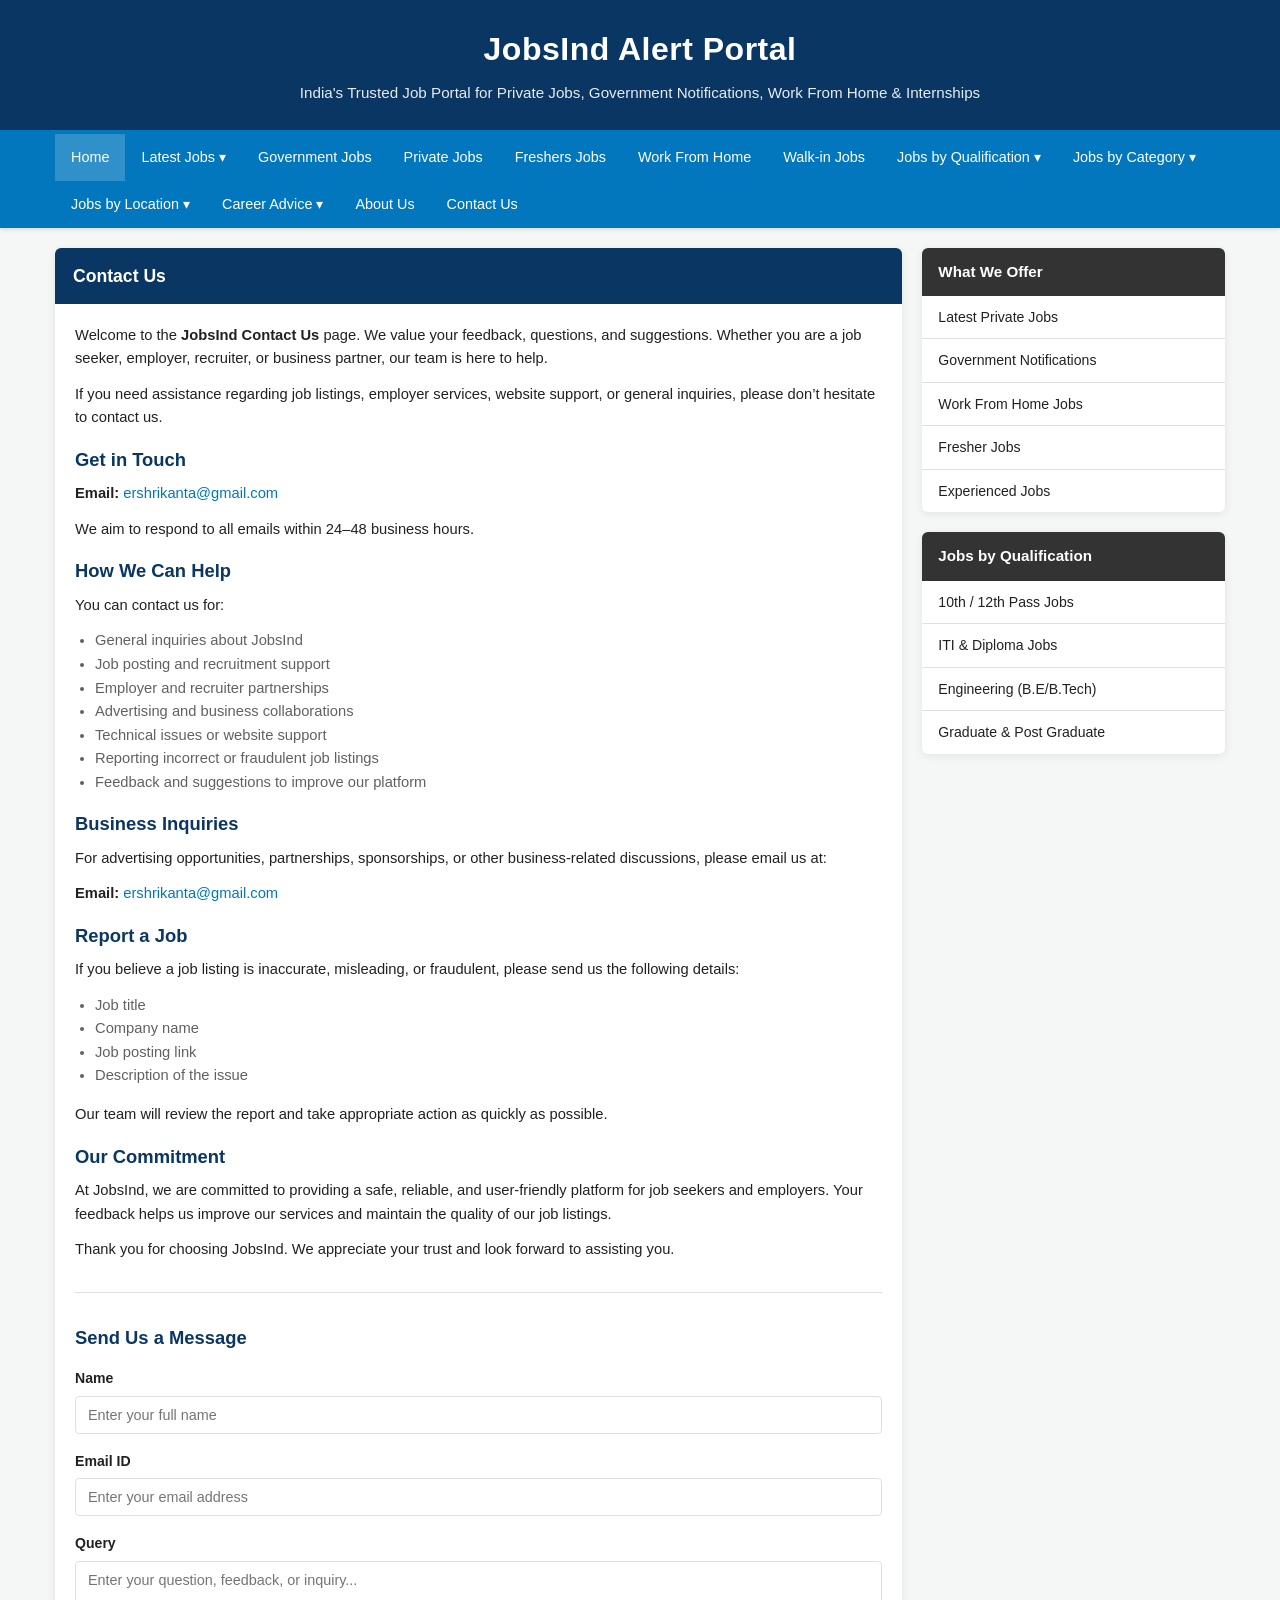
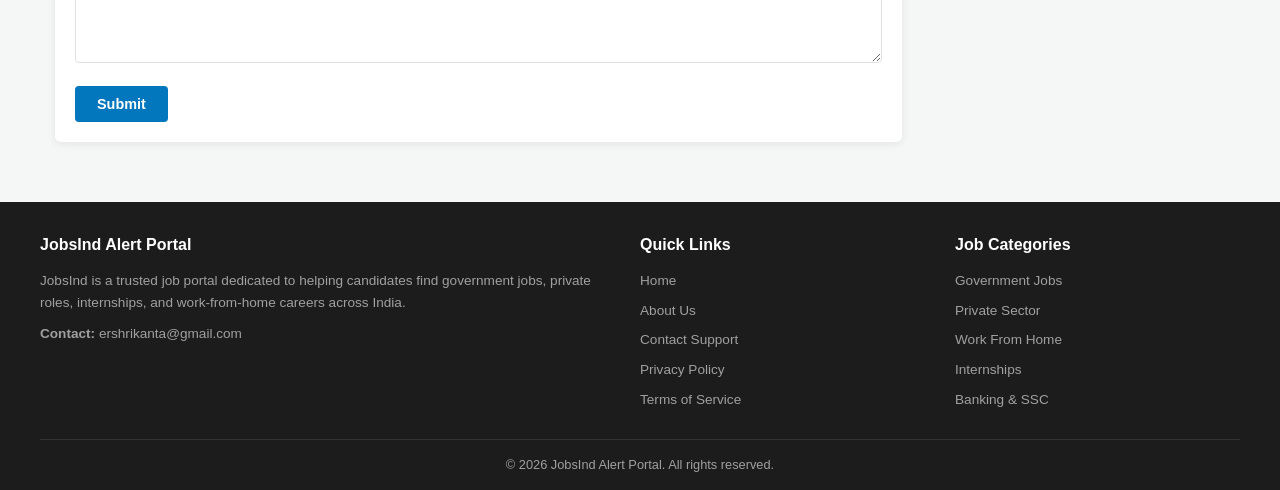
<file: contact.html>
<!DOCTYPE html>
<html lang="en">
<head>
  <meta charset="UTF-8" />
  <meta name="viewport" content="width=device-width, initial-scale=1.0" />
  <title>Contact Us - JobsInd | India's Trusted Job Portal</title>
  <link rel="stylesheet" href="style.css" />
</head>
<body>

  <!-- Header -->
  <header>
    <h1>JobsInd Alert Portal</h1>
    <p>India's Trusted Job Portal for Private Jobs, Government Notifications, Work From Home & Internships</p>
  </header>

<!-- Navigation Bar (With Hamburger Menu) -->
  <div class="nav-wrapper">
    <nav>
      <!-- Hamburger Menu Icon -->
      <div class="menu-toggle" id="mobile-menu" onclick="toggleMenu()">
        <span class="bar"></span>
        <span class="bar"></span>
        <span class="bar"></span>
      </div>

      <!-- Navigation Links -->
      <ul class="nav-links" id="nav-links">
        <li><a href="index.html" class="active">Home</a></li>
        
        <li class="dropdown">
          <a href="#">Latest Jobs &#9662;</a>
          <ul class="dropdown-content">
            <li><a href="index.html#jobs-section">Today's Updates</a></li>
            <li><a href="index.html#jobs-section">Upcoming Exams</a></li>
          </ul>
        </li>

        <li><a href="index.html#jobs-section">Government Jobs</a></li>
        <li><a href="index.html#jobs-section">Private Jobs</a></li>
        <li><a href="index.html#jobs-section">Freshers Jobs</a></li>
        <li><a href="index.html#jobs-section">Work From Home</a></li>
        <li><a href="index.html#jobs-section">Walk-in Jobs</a></li>
        
        <li class="dropdown">
          <a href="#">Jobs by Qualification &#9662;</a>
          <ul class="dropdown-content">
            <li><a href="#">10th / 12th Pass</a></li>
            <li><a href="#">ITI / Diploma</a></li>
            <li><a href="#">Graduate / PG</a></li>
          </ul>
        </li>

        <li class="dropdown">
          <a href="#">Jobs by Category &#9662;</a>
          <ul class="dropdown-content">
            <li><a href="#">Banking</a></li>
            <li><a href="#">Railways</a></li>
            <li><a href="#">SSC & Defence</a></li>
          </ul>
        </li>

        <li class="dropdown">
          <a href="#">Jobs by Location &#9662;</a>
          <ul class="dropdown-content">
            <li><a href="#">Delhi</a></li>
            <li><a href="#">Mumbai</a></li>
            <li><a href="#">Bangalore</a></li>
            <li><a href="#">West Bengal</a></li>
          </ul>
        </li>

        <li class="dropdown">
          <a href="#">Career Advice &#9662;</a>
          <ul class="dropdown-content">
            <li><a href="#">Resume Write Tips</a></li>
            <li><a href="#">Interview Questions</a></li>
            <li><a href="#">Career Guidance</a></li>
            <li><a href="#">Salary Guide</a></li>
            <li><a href="#">Skill Development</a></li>
          </ul>
        </li>
        <li><a href="about.html">About Us</a></li>
        <li><a href="contact.html">Contact Us</a></li>
      </ul>
    </nav>
  </div>

  <!-- Main Grid Layout -->
  <div class="container">
    <!-- Primary Content Area -->
    <main>
      <!-- Contact Us Section -->
      <div class="card about-section" id="contact-section">
        <div class="card-header">Contact Us</div>
        <div class="card-body">
          
          <!-- Newly Added Content Start -->
          <p>
            Welcome to the <strong>JobsInd Contact Us</strong> page. We value your feedback, questions, and suggestions. Whether you are a job seeker, employer, recruiter, or business partner, our team is here to help.
          </p>
          <p>
            If you need assistance regarding job listings, employer services, website support, or general inquiries, please don’t hesitate to contact us.
          </p>

          <h3>Get in Touch</h3>
          <p><strong>Email:</strong> <a href="mailto:ershrikanta@gmail.com" style="color: var(--secondary); text-decoration: none;">ershrikanta@gmail.com</a></p>
          <p>We aim to respond to all emails within 24–48 business hours.</p>

          <h3>How We Can Help</h3>
          <p>You can contact us for:</p>
          <ul style="margin-left: 20px; margin-bottom: 15px; color: var(--text-muted); font-size: 0.92rem;">
            <li>General inquiries about JobsInd</li>
            <li>Job posting and recruitment support</li>
            <li>Employer and recruiter partnerships</li>
            <li>Advertising and business collaborations</li>
            <li>Technical issues or website support</li>
            <li>Reporting incorrect or fraudulent job listings</li>
            <li>Feedback and suggestions to improve our platform</li>
          </ul>

          <h3>Business Inquiries</h3>
          <p>For advertising opportunities, partnerships, sponsorships, or other business-related discussions, please email us at:</p>
          <p><strong>Email:</strong> <a href="mailto:ershrikanta@gmail.com" style="color: var(--secondary); text-decoration: none;">ershrikanta@gmail.com</a></p>

          <h3>Report a Job</h3>
          <p>If you believe a job listing is inaccurate, misleading, or fraudulent, please send us the following details:</p>
          <ul style="margin-left: 20px; margin-bottom: 15px; color: var(--text-muted); font-size: 0.92rem;">
            <li>Job title</li>
            <li>Company name</li>
            <li>Job posting link</li>
            <li>Description of the issue</li>
          </ul>
          <p>Our team will review the report and take appropriate action as quickly as possible.</p>

          <h3>Our Commitment</h3>
          <p>
            At JobsInd, we are committed to providing a safe, reliable, and user-friendly platform for job seekers and employers. Your feedback helps us improve our services and maintain the quality of our job listings.
          </p>
          <p>Thank you for choosing JobsInd. We appreciate your trust and look forward to assisting you.</p>
          <!-- Newly Added Content End -->

          <hr style="border: 0; border-top: 1px solid var(--border-color); margin: 30px 0;" />

          <!-- Form Area -->
          <h3 style="margin-bottom: 15px;">Send Us a Message</h3>
          <form id="contactForm" onsubmit="handleContactSubmit(event)">
            <div class="form-group">
              <label for="contactName">Name</label>
              <input type="text" id="contactName" name="name" placeholder="Enter your full name" required />
            </div>
            <div class="form-group">
              <label for="contactEmail">Email ID</label>
              <input type="email" id="contactEmail" name="email" placeholder="Enter your email address" required />
            </div>
            <div class="form-group">
              <label for="contactQuery">Query</label>
              <textarea id="contactQuery" name="query" rows="5" placeholder="Enter your question, feedback, or inquiry..." required></textarea>
            </div>
            <button type="submit" class="btn-submit">Submit</button>
            <div id="formFeedback" class="form-feedback" style="display: none;">Thank you. Your query has been submitted successfully.</div>
          </form>

        </div>
      </div>
    </main>

    <!-- Sidebar Section -->
    <aside>
      <div class="sidebar-widget">
        <div class="widget-header">What We Offer</div>
        <ul class="widget-list">
          <li><a href="index.html#jobs-section">Latest Private Jobs</a></li>
          <li><a href="index.html#jobs-section">Government Notifications</a></li>
          <li><a href="index.html#jobs-section">Work From Home Jobs</a></li>
          <li><a href="index.html#jobs-section">Fresher Jobs</a></li>
          <li><a href="index.html#jobs-section">Experienced Jobs</a></li>
        </ul>
      </div>

      <div class="sidebar-widget">
        <div class="widget-header">Jobs by Qualification</div>
        <ul class="widget-list">
          <li><a href="#">10th / 12th Pass Jobs</a></li>
          <li><a href="#">ITI & Diploma Jobs</a></li>
          <li><a href="#">Engineering (B.E/B.Tech)</a></li>
          <li><a href="#">Graduate & Post Graduate</a></li>
        </ul>
      </div>
    </aside>
  </div>

  <!-- Footer Section -->
  <footer>
    <div class="footer-container">
      <div class="footer-col">
        <h4>JobsInd Alert Portal</h4>
        <p>JobsInd is a trusted job portal dedicated to helping candidates find government jobs, private roles, internships, and work-from-home careers across India.</p>
        <p style="margin-top: 10px;"><strong>Contact:</strong> ershrikanta@gmail.com</p>
      </div>
      <div class="footer-col">
        <h4>Quick Links</h4>
        <ul>
          <li><a href="index.html">Home</a></li>
          <li><a href="about.html">About Us</a></li>
          <li><a href="contact.html">Contact Support</a></li>
          <li><a href="privacy.html">Privacy Policy</a></li>
          <li><a href="#">Terms of Service</a></li>
        </ul>
      </div>
      <div class="footer-col">
        <h4>Job Categories</h4>
        <ul>
          <li><a href="index.html#jobs-section">Government Jobs</a></li>
          <li><a href="index.html#jobs-section">Private Sector</a></li>
          <li><a href="index.html#jobs-section">Work From Home</a></li>
          <li><a href="index.html#jobs-section">Internships</a></li>
          <li><a href="index.html#jobs-section">Banking & SSC</a></li>
        </ul>
      </div>
    </div>
    <div class="footer-bottom">
      <p>&copy; 2026 JobsInd Alert Portal. All rights reserved.</p>
    </div>
  </footer>

  <script src="script.js"></script>
</body>
</html>
</file>
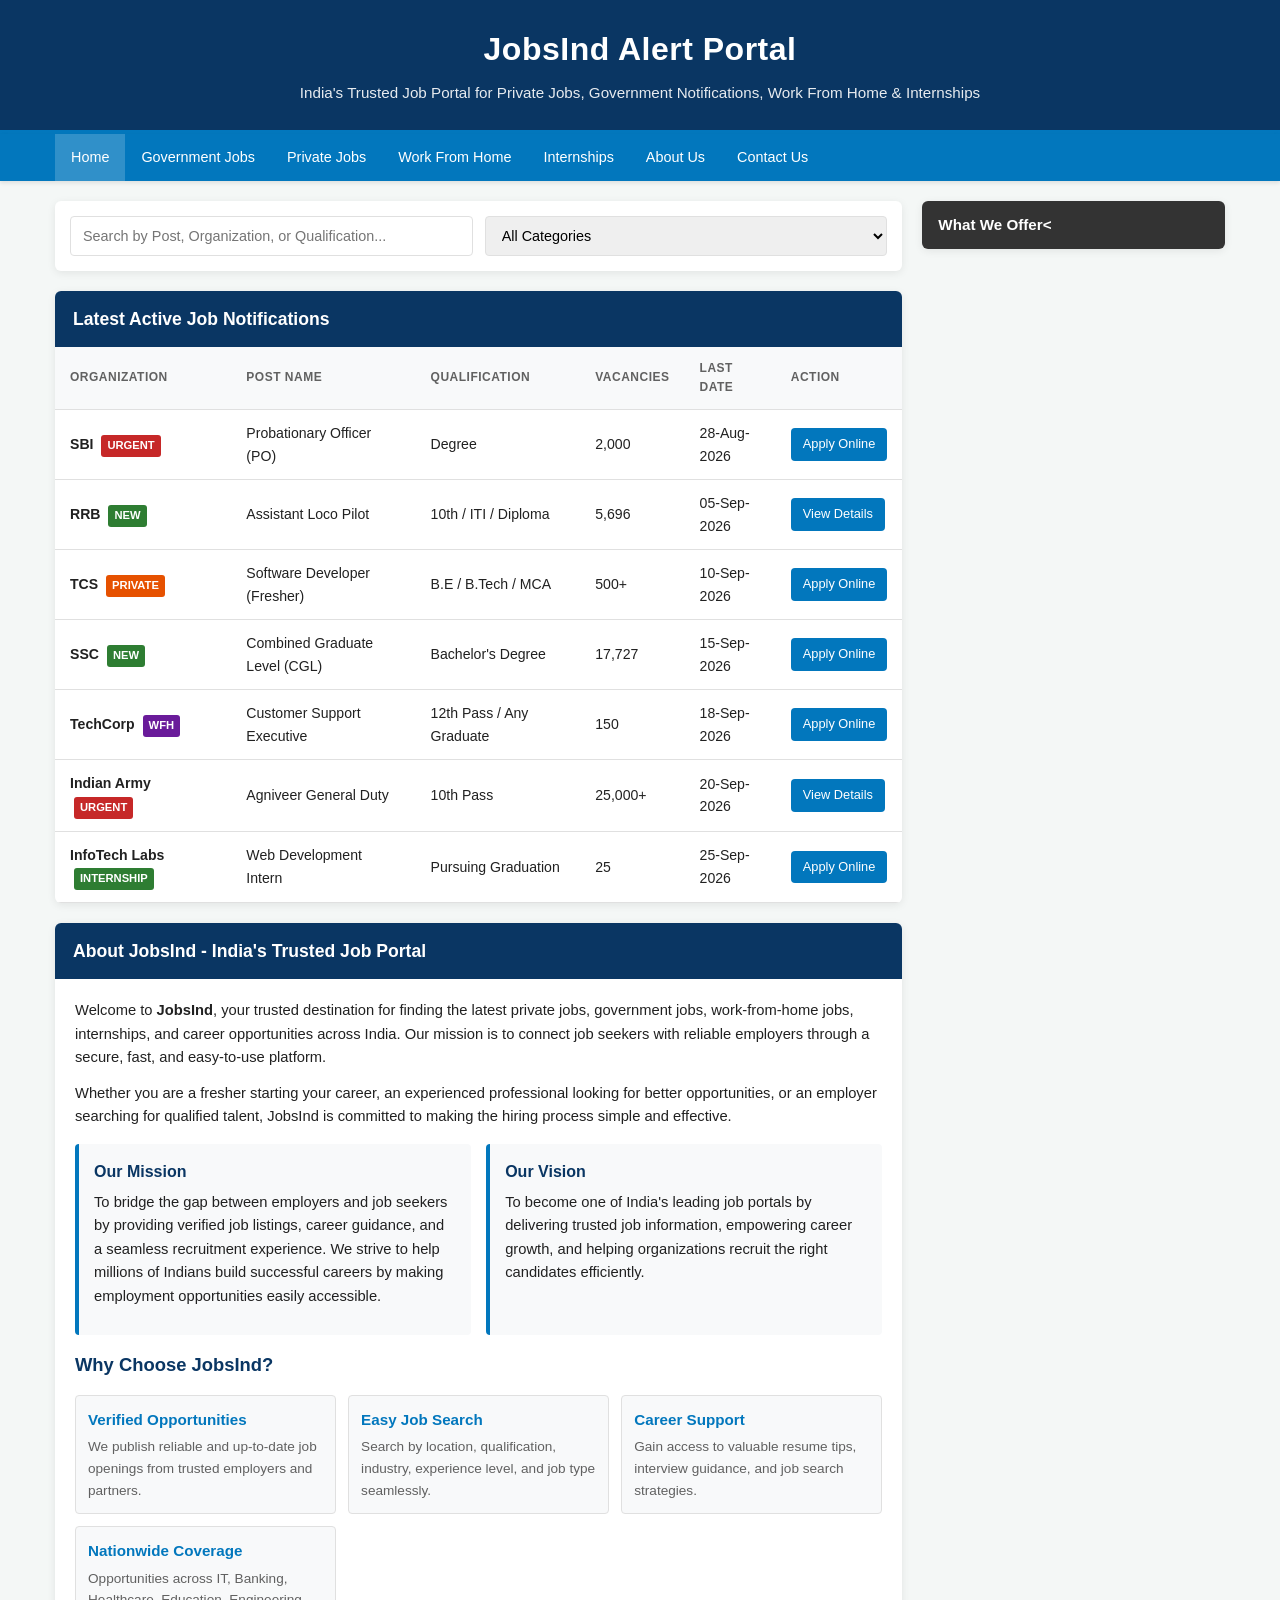
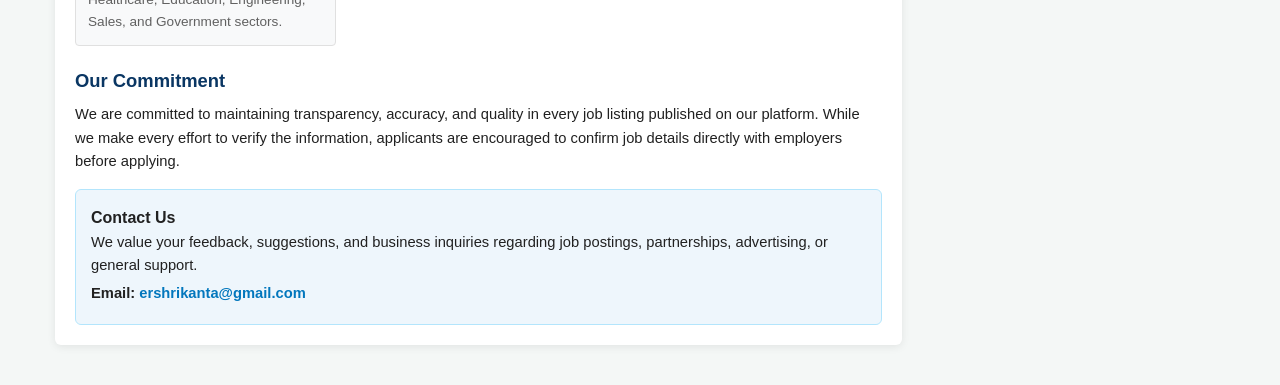
<file: index_og.html>
<!DOCTYPE html>
<html lang="en">
<head>
  <meta charset="UTF-8" />
  <meta name="viewport" content="width=device-width, initial-scale=1.0" />
  <title>JobsInd - India's Trusted Job Portal | Latest Jobs & Notifications</title>
  <style>
    /* CSS Variables for Global Styling */
    :root {
      --primary: #0a3663;
      --primary-hover: #072748;
      --secondary: #0277bd;
      --accent: #c62828;
      --bg-light: #f4f7f6;
      --surface: #ffffff;
      --text-main: #212121;
      --text-muted: #616161;
      --border-color: #e0e0e0;
      --shadow: 0 2px 8px rgba(0, 0, 0, 0.08);
      --radius: 6px;
    }

    /* Reset & Prevent Page-Level Horizontal Overflow */
    * {
      box-sizing: border-box;
      margin: 0;
      padding: 0;
      font-family: -apple-system, BlinkMacSystemFont, "Segoe UI", Roboto, Oxygen, Ubuntu, Cantarell, sans-serif;
    }

    html {
      scroll-behavior: smooth;
    }

    html, body {
      width: 100%;
      max-width: 100%;
      overflow-x: hidden;
      background-color: var(--bg-light);
      color: var(--text-main);
      line-height: 1.6;
    }

    /* Top Header */
    header {
      width: 100%;
      background: var(--primary);
      color: #ffffff;
      padding: 24px 15px;
      text-align: center;
      border-bottom: 4px solid var(--secondary);
    }

    header h1 {
      font-size: 2rem;
      font-weight: 700;
      letter-spacing: 0.5px;
    }

    header p {
      font-size: 0.95rem;
      margin-top: 6px;
      opacity: 0.9;
    }

    /* Navigation Bar */
    .nav-wrapper {
      width: 100%;
      background: var(--secondary);
      position: sticky;
      top: 0;
      z-index: 100;
      box-shadow: 0 2px 4px rgba(0,0,0,0.1);
    }

    nav {
      max-width: 1200px;
      margin: 0 auto;
      display: flex;
      justify-content: space-between;
      align-items: center;
      padding: 0 15px;
    }

    .nav-links {
      display: flex;
      list-style: none;
      overflow-x: auto;
      white-space: nowrap;
      -webkit-overflow-scrolling: touch;
      width: 100%;
    }

    .nav-links li a {
      display: block;
      color: #ffffff;
      text-decoration: none;
      padding: 12px 16px;
      font-size: 0.9rem;
      font-weight: 500;
      transition: background 0.2s;
    }

    .nav-links li a:hover,
    .nav-links li a.active {
      background: rgba(255, 255, 255, 0.18);
    }

    /* Responsive Main Container */
    .container {
      max-width: 1200px;
      width: 100%;
      margin: 20px auto;
      padding: 0 15px;
      display: grid;
      grid-template-columns: 2.8fr 1fr;
      gap: 20px;
    }

    /* Filter & Search Bar */
    .filter-card {
      background: var(--surface);
      padding: 15px;
      border-radius: var(--radius);
      box-shadow: var(--shadow);
      margin-bottom: 20px;
      display: flex;
      gap: 12px;
      flex-wrap: wrap;
    }

    .filter-card input,
    .filter-card select {
      padding: 10px 12px;
      border: 1px solid var(--border-color);
      border-radius: 4px;
      font-size: 0.9rem;
      outline: none;
      flex: 1;
      min-width: 180px;
    }

    .filter-card input:focus,
    .filter-card select:focus {
      border-color: var(--secondary);
    }

    /* Card Layouts */
    .card {
      background: var(--surface);
      border-radius: var(--radius);
      box-shadow: var(--shadow);
      overflow: hidden;
      width: 100%;
      margin-bottom: 20px;
    }

    .card-header {
      background: var(--primary);
      color: #ffffff;
      padding: 14px 18px;
      font-size: 1.1rem;
      font-weight: 600;
    }

    .card-body {
      padding: 20px;
    }

    /* Table Styles */
    .table-responsive {
      width: 100%;
    }

    table {
      width: 100%;
      border-collapse: collapse;
      text-align: left;
    }

    th, td {
      padding: 12px 15px;
      border-bottom: 1px solid var(--border-color);
      font-size: 0.88rem;
    }

    th {
      background: #f8f9fa;
      color: var(--text-muted);
      font-weight: 600;
      text-transform: uppercase;
      font-size: 0.75rem;
      letter-spacing: 0.5px;
    }

    tbody tr:hover {
      background: #f1f5f9;
    }

    /* Badges & Buttons */
    .badge {
      display: inline-block;
      padding: 2px 6px;
      border-radius: 3px;
      font-size: 0.7rem;
      font-weight: 700;
      color: #ffffff;
      margin-left: 4px;
      text-transform: uppercase;
    }

    .badge-urgent { background-color: var(--accent); }
    .badge-new { background-color: #2e7d32; }
    .badge-wfh { background-color: #6a1b9a; }
    .badge-private { background-color: #e65100; }

    .btn-action {
      background: var(--secondary);
      color: #ffffff;
      padding: 6px 12px;
      text-decoration: none;
      border-radius: 4px;
      font-size: 0.8rem;
      font-weight: 500;
      display: inline-block;
      white-space: nowrap;
      transition: background 0.2s;
    }

    .btn-action:hover {
      background: var(--primary);
    }

    /* Sidebar Widgets */
    .sidebar-widget {
      background: var(--surface);
      border-radius: var(--radius);
      box-shadow: var(--shadow);
      margin-bottom: 20px;
      overflow: hidden;
    }

    .widget-header {
      background: #333333;
      color: #ffffff;
      padding: 12px 16px;
      font-size: 0.95rem;
      font-weight: 600;
    }

    .widget-list {
      list-style: none;
    }

    .widget-list li {
      border-bottom: 1px solid var(--border-color);
    }

    .widget-list li:last-child {
      border-bottom: none;
    }

    .widget-list a {
      display: block;
      padding: 10px 16px;
      color: var(--text-main);
      text-decoration: none;
      font-size: 0.88rem;
      transition: background 0.2s, color 0.2s;
    }

    .widget-list a:hover {
      background: #f0f4f8;
      color: var(--secondary);
    }

    /* About Section Styles */
    .about-section h3 {
      color: var(--primary);
      margin-top: 15px;
      margin-bottom: 8px;
      font-size: 1.15rem;
    }

    .about-section p {
      font-size: 0.92rem;
      color: var(--text-main);
      margin-bottom: 12px;
    }

    .grid-2col {
      display: grid;
      grid-template-columns: 1fr 1fr;
      gap: 15px;
      margin: 15px 0;
    }

    .info-box {
      background: #f8f9fa;
      padding: 15px;
      border-left: 4px solid var(--secondary);
      border-radius: 4px;
    }

    .info-box h4 {
      color: var(--primary);
      margin-bottom: 6px;
      font-size: 1rem;
    }

    .feature-grid {
      display: grid;
      grid-template-columns: repeat(auto-fit, minmax(200px, 1fr));
      gap: 12px;
      margin-top: 15px;
    }

    .feature-item {
      background: #f8f9fa;
      border: 1px solid var(--border-color);
      border-radius: 4px;
      padding: 12px;
    }

    .feature-item h5 {
      color: var(--secondary);
      font-size: 0.95rem;
      margin-bottom: 4px;
    }

    .feature-item p {
      font-size: 0.85rem;
      margin-bottom: 0;
      color: var(--text-muted);
    }

    /* Contact Box */
    .contact-card {
      background: #eef6fc;
      border: 1px solid #b3e5fc;
      border-radius: var(--radius);
      padding: 15px;
      margin-top: 15px;
    }

    .contact-card p {
      margin-bottom: 4px;
    }

    .contact-card a {
      color: var(--secondary);
      font-weight: 600;
      text-decoration: none;
    }

    .contact-card a:hover {
      text-decoration: underline;
    }

    /* Footer */
    footer {
      width: 100%;
      background: #1c1c1c;
      color: #a0a0a0;
      padding: 30px 15px 15px 15px;
      font-size: 0.85rem;
      margin-top: 40px;
    }

    .footer-container {
      max-width: 1200px;
      margin: 0 auto;
      display: grid;
      grid-template-columns: 2fr 1fr 1fr;
      gap: 30px;
      padding-bottom: 20px;
      border-bottom: 1px solid #333;
    }

    .footer-col h4 {
      color: #ffffff;
      font-size: 1rem;
      margin-bottom: 12px;
    }

    .footer-col p {
      line-height: 1.6;
    }

    .footer-col ul {
      list-style: none;
    }

    .footer-col ul li {
      margin-bottom: 8px;
    }

    .footer-col ul a {
      color: #a0a0a0;
      text-decoration: none;
      transition: color 0.2s;
    }

    .footer-col ul a:hover {
      color: #ffffff;
    }

    .footer-bottom {
      max-width: 1200px;
      margin: 15px auto 0 auto;
      text-align: center;
      font-size: 0.8rem;
    }

    /* Mobile Table to Card Conversion (Below 650px) */
    @media (max-width: 650px) {
      .container {
        grid-template-columns: 1fr;
        margin: 10px auto;
        padding: 0 10px;
      }

      header h1 { font-size: 1.5rem; }
      header p { font-size: 0.85rem; }

      .filter-card { flex-direction: column; }
      .filter-card input, .filter-card select { width: 100%; }

      .grid-2col {
        grid-template-columns: 1fr;
      }

      .footer-container {
        grid-template-columns: 1fr;
        gap: 20px;
      }

      /* Hide traditional header row on mobile */
      #recruitmentTable thead {
        display: none;
      }

      /* Transform table elements into card blocks */
      #recruitmentTable, 
      #recruitmentTable tbody, 
      #recruitmentTable tr, 
      #recruitmentTable td {
        display: block;
        width: 100%;
      }

      #recruitmentTable tr {
        margin: 12px 0;
        border: 1px solid var(--border-color);
        border-radius: var(--radius);
        background: var(--surface);
        box-shadow: 0 1px 4px rgba(0,0,0,0.05);
      }

      #recruitmentTable td {
        display: flex;
        justify-content: space-between;
        align-items: center;
        padding: 10px 12px;
        border-bottom: 1px dashed var(--border-color);
        text-align: right;
        font-size: 0.88rem;
      }

      #recruitmentTable td:last-child {
        border-bottom: none;
        background: #f9fbfd;
      }

      /* Dynamically display field labels on the left side of cards */
      #recruitmentTable td::before {
        content: attr(data-label);
        font-weight: 700;
        text-transform: uppercase;
        font-size: 0.75rem;
        color: var(--text-muted);
        text-align: left;
        padding-right: 10px;
      }
    }
  </style>
</head>
<body>

  <!-- Header -->
  <header>
    <h1>JobsInd Alert Portal</h1>
    <p>India's Trusted Job Portal for Private Jobs, Government Notifications, Work From Home & Internships</p>
  </header>

  <!-- Navigation Bar -->
  <div class="nav-wrapper">
    <nav>
      <ul class="nav-links">
        <li><a href="#" class="active">Home</a></li>
        <li><a href="#jobs-section">Government Jobs</a></li>
        <li><a href="#jobs-section">Private Jobs</a></li>
        <li><a href="#jobs-section">Work From Home</a></li>
        <li><a href="#jobs-section">Internships</a></li>
        <li><a href="#about">About Us</a></li>
        <li><a href="#contact">Contact Us</a></li>
      </ul>
    </nav>
  </div>

  <!-- Main Grid Layout -->
  <div class="container">

    <!-- Primary Content Area -->
    <main>
      <!-- Search and Filter Tools -->
      <div class="filter-card">
        <input 
          type="text" 
          id="searchInput" 
          aria-label="Search Job Listings"
          placeholder="Search by Post, Organization, or Qualification..." 
          oninput="applyFilter()"
        />
        <select id="categorySelect" aria-label="Filter by Category" onchange="applyFilter()">
          <option value="">All Categories</option>
          <option value="Banking">Banking</option>
          <option value="Railways">Railways</option>
          <option value="SSC">SSC</option>
          <option value="Defence">Defence</option>
          <option value="IT & Private">IT & Private</option>
          <option value="Work From Home">Work From Home</option>
          <option value="Internship">Internship</option>
        </select>
      </div>

      <!-- Main Job Table -->
      <div class="card" id="jobs-section">
        <div class="card-header">Latest Active Job Notifications</div>
        <div class="table-responsive">
          <table id="recruitmentTable">
            <thead>
              <tr>
                <th>Organization</th>
                <th>Post Name</th>
                <th>Qualification</th>
                <th>Vacancies</th>
                <th>Last Date</th>
                <th>Action</th>
              </tr>
            </thead>
            <tbody>
              <tr data-category="Banking">
                <td data-label="Organization"><strong>SBI</strong> <span class="badge badge-urgent">Urgent</span></td>
                <td data-label="Post Name">Probationary Officer (PO)</td>
                <td data-label="Qualification">Degree</td>
                <td data-label="Vacancies">2,000</td>
                <td data-label="Last Date">28-Aug-2026</td>
                <td data-label="Action"><a href="#" class="btn-action">Apply Online</a></td>
              </tr>
              <tr data-category="Railways">
                <td data-label="Organization"><strong>RRB</strong> <span class="badge badge-new">New</span></td>
                <td data-label="Post Name">Assistant Loco Pilot</td>
                <td data-label="Qualification">10th / ITI / Diploma</td>
                <td data-label="Vacancies">5,696</td>
                <td data-label="Last Date">05-Sep-2026</td>
                <td data-label="Action"><a href="#" class="btn-action">View Details</a></td>
              </tr>
              <tr data-category="IT & Private">
                <td data-label="Organization"><strong>TCS</strong> <span class="badge badge-private">Private</span></td>
                <td data-label="Post Name">Software Developer (Fresher)</td>
                <td data-label="Qualification">B.E / B.Tech / MCA</td>
                <td data-label="Vacancies">500+</td>
                <td data-label="Last Date">10-Sep-2026</td>
                <td data-label="Action"><a href="#" class="btn-action">Apply Online</a></td>
              </tr>
              <tr data-category="SSC">
                <td data-label="Organization"><strong>SSC</strong> <span class="badge badge-new">New</span></td>
                <td data-label="Post Name">Combined Graduate Level (CGL)</td>
                <td data-label="Qualification">Bachelor's Degree</td>
                <td data-label="Vacancies">17,727</td>
                <td data-label="Last Date">15-Sep-2026</td>
                <td data-label="Action"><a href="#" class="btn-action">Apply Online</a></td>
              </tr>
              <tr data-category="Work From Home">
                <td data-label="Organization"><strong>TechCorp</strong> <span class="badge badge-wfh">WFH</span></td>
                <td data-label="Post Name">Customer Support Executive</td>
                <td data-label="Qualification">12th Pass / Any Graduate</td>
                <td data-label="Vacancies">150</td>
                <td data-label="Last Date">18-Sep-2026</td>
                <td data-label="Action"><a href="#" class="btn-action">Apply Online</a></td>
              </tr>
              <tr data-category="Defence">
                <td data-label="Organization"><strong>Indian Army</strong> <span class="badge badge-urgent">Urgent</span></td>
                <td data-label="Post Name">Agniveer General Duty</td>
                <td data-label="Qualification">10th Pass</td>
                <td data-label="Vacancies">25,000+</td>
                <td data-label="Last Date">20-Sep-2026</td>
                <td data-label="Action"><a href="#" class="btn-action">View Details</a></td>
              </tr>
              <tr data-category="Internship">
                <td data-label="Organization"><strong>InfoTech Labs</strong> <span class="badge badge-new">Internship</span></td>
                <td data-label="Post Name">Web Development Intern</td>
                <td data-label="Qualification">Pursuing Graduation</td>
                <td data-label="Vacancies">25</td>
                <td data-label="Last Date">25-Sep-2026</td>
                <td data-label="Action"><a href="#" class="btn-action">Apply Online</a></td>
              </tr>
              <!-- Empty State Row -->
              <tr id="noResultsRow" style="display: none;">
                <td colspan="6" style="text-align: center; padding: 20px; color: var(--text-muted);">
                  No job notifications match your search criteria.
                </td>
              </tr>
            </tbody>
          </table>
        </div>
      </div>

      <!-- About JobsInd Section -->
      <div class="card about-section" id="about">
        <div class="card-header">About JobsInd - India's Trusted Job Portal</div>
        <div class="card-body">
          <p>
            Welcome to <strong>JobsInd</strong>, your trusted destination for finding the latest private jobs, government jobs, work-from-home jobs, internships, and career opportunities across India. Our mission is to connect job seekers with reliable employers through a secure, fast, and easy-to-use platform.
          </p>
          <p>
            Whether you are a fresher starting your career, an experienced professional looking for better opportunities, or an employer searching for qualified talent, JobsInd is committed to making the hiring process simple and effective.
          </p>

          <div class="grid-2col">
            <div class="info-box">
              <h4>Our Mission</h4>
              <p>To bridge the gap between employers and job seekers by providing verified job listings, career guidance, and a seamless recruitment experience. We strive to help millions of Indians build successful careers by making employment opportunities easily accessible.</p>
            </div>
            <div class="info-box">
              <h4>Our Vision</h4>
              <p>To become one of India's leading job portals by delivering trusted job information, empowering career growth, and helping organizations recruit the right candidates efficiently.</p>
            </div>
          </div>

          <h3>Why Choose JobsInd?</h3>
          <div class="feature-grid">
            <div class="feature-item">
              <h5>Verified Opportunities</h5>
              <p>We publish reliable and up-to-date job openings from trusted employers and partners.</p>
            </div>
            <div class="feature-item">
              <h5>Easy Job Search</h5>
              <p>Search by location, qualification, industry, experience level, and job type seamlessly.</p>
            </div>
            <div class="feature-item">
              <h5>Career Support</h5>
              <p>Gain access to valuable resume tips, interview guidance, and job search strategies.</p>
            </div>
            <div class="feature-item">
              <h5>Nationwide Coverage</h5>
              <p>Opportunities across IT, Banking, Healthcare, Education, Engineering, Sales, and Government sectors.</p>
            </div>
          </div>

          <h3 style="margin-top: 20px;">Our Commitment</h3>
          <p>
            We are committed to maintaining transparency, accuracy, and quality in every job listing published on our platform. While we make every effort to verify the information, applicants are encouraged to confirm job details directly with employers before applying.
          </p>

          <div class="contact-card" id="contact">
            <h4>Contact Us</h4>
            <p>We value your feedback, suggestions, and business inquiries regarding job postings, partnerships, advertising, or general support.</p>
            <p><strong>Email:</strong> <a href="mailto:ershrikanta@gmail.com">ershrikanta@gmail.com</a></p>
          </div>
        </div>
      </div>

    </main>

    <!-- Sidebar Section -->
    <aside>
      <!-- What We Offer Widget -->
      <div class="sidebar-widget">
        <div class="widget-header">What We Offer<
</file>
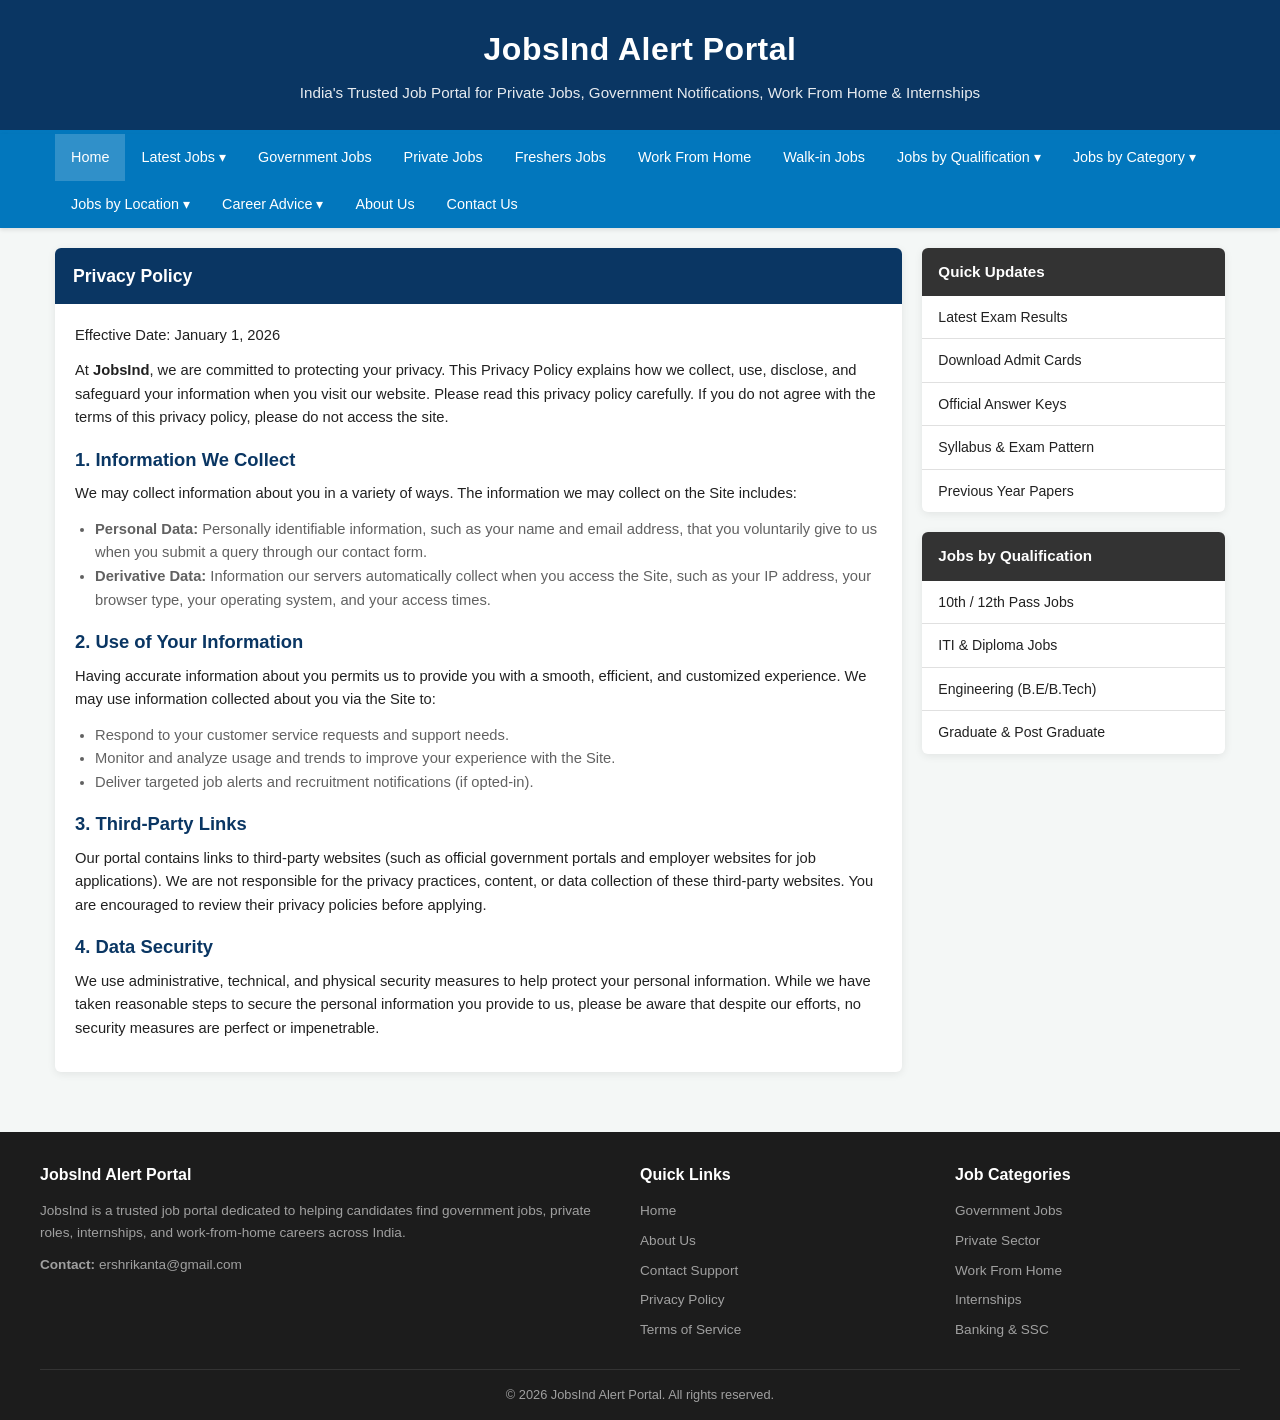
<file: privacy.html>
<!DOCTYPE html>
<html lang="en">
<head>
  <meta charset="UTF-8" />
  <meta name="viewport" content="width=device-width, initial-scale=1.0" />
  <title>Privacy Policy - JobsInd Alert Portal</title>
  <link rel="stylesheet" href="style.css" />
</head>
<body>

  <!-- Header -->
  <header>
    <h1>JobsInd Alert Portal</h1>
    <p>India's Trusted Job Portal for Private Jobs, Government Notifications, Work From Home & Internships</p>
  </header>

  <!-- Navigation Bar -->
<!-- Navigation Bar (With Hamburger Menu) -->
  <div class="nav-wrapper">
    <nav>
      <!-- Hamburger Menu Icon -->
      <div class="menu-toggle" id="mobile-menu" onclick="toggleMenu()">
        <span class="bar"></span>
        <span class="bar"></span>
        <span class="bar"></span>
      </div>
      <!-- Navigation Links -->
      <ul class="nav-links" id="nav-links">
        <li><a href="index.html" class="active">Home</a></li>
        
        <li class="dropdown">
          <a href="#">Latest Jobs &#9662;</a>
          <ul class="dropdown-content">
            <li><a href="index.html#jobs-section">Today's Updates</a></li>
            <li><a href="index.html#jobs-section">Upcoming Exams</a></li>
          </ul>
        </li>

        <li><a href="index.html#jobs-section">Government Jobs</a></li>
        <li><a href="index.html#jobs-section">Private Jobs</a></li>
        <li><a href="index.html#jobs-section">Freshers Jobs</a></li>
        <li><a href="index.html#jobs-section">Work From Home</a></li>
        <li><a href="index.html#jobs-section">Walk-in Jobs</a></li>
        
        <li class="dropdown">
          <a href="#">Jobs by Qualification &#9662;</a>
          <ul class="dropdown-content">
            <li><a href="#">10th / 12th Pass</a></li>
            <li><a href="#">ITI / Diploma</a></li>
            <li><a href="#">Graduate / PG</a></li>
          </ul>
        </li>

        <li class="dropdown">
          <a href="#">Jobs by Category &#9662;</a>
          <ul class="dropdown-content">
            <li><a href="#">Banking</a></li>
            <li><a href="#">Railways</a></li>
            <li><a href="#">SSC & Defence</a></li>
          </ul>
        </li>

        <li class="dropdown">
          <a href="#">Jobs by Location &#9662;</a>
          <ul class="dropdown-content">
            <li><a href="#">Delhi</a></li>
            <li><a href="#">Mumbai</a></li>
            <li><a href="#">Bangalore</a></li>
            <li><a href="#">West Bengal</a></li>
          </ul>
        </li>

        <li class="dropdown">
          <a href="#">Career Advice &#9662;</a>
          <ul class="dropdown-content">
            <li><a href="#">Resume Write Tips</a></li>
            <li><a href="#">Interview Questions</a></li>
            <li><a href="#">Career Guidance</a></li>
            <li><a href="#">Salary Guide</a></li>
            <li><a href="#">Skill Development</a></li>
          </ul>
        </li>
        <li><a href="about.html">About Us</a></li>
        <li><a href="contact.html">Contact Us</a></li>
      </ul>
    </nav>
  </div>

  <!-- Main Grid Layout -->
  <div class="container">
    <main>
      <div class="card about-section">
        <div class="card-header">Privacy Policy</div>
        <div class="card-body">
          <p>Effective Date: January 1, 2026</p>
          <p>
            At <strong>JobsInd</strong>, we are committed to protecting your privacy. This Privacy Policy explains how we collect, use, disclose, and safeguard your information when you visit our website. Please read this privacy policy carefully. If you do not agree with the terms of this privacy policy, please do not access the site.
          </p>
          
          <h3>1. Information We Collect</h3>
          <p>
            We may collect information about you in a variety of ways. The information we may collect on the Site includes:
          </p>
          <ul style="margin-left: 20px; margin-bottom: 15px; color: var(--text-muted); font-size: 0.92rem;">
            <li><strong>Personal Data:</strong> Personally identifiable information, such as your name and email address, that you voluntarily give to us when you submit a query through our contact form.</li>
            <li><strong>Derivative Data:</strong> Information our servers automatically collect when you access the Site, such as your IP address, your browser type, your operating system, and your access times.</li>
          </ul>

          <h3>2. Use of Your Information</h3>
          <p>
            Having accurate information about you permits us to provide you with a smooth, efficient, and customized experience. We may use information collected about you via the Site to:
          </p>
          <ul style="margin-left: 20px; margin-bottom: 15px; color: var(--text-muted); font-size: 0.92rem;">
            <li>Respond to your customer service requests and support needs.</li>
            <li>Monitor and analyze usage and trends to improve your experience with the Site.</li>
            <li>Deliver targeted job alerts and recruitment notifications (if opted-in).</li>
          </ul>

          <h3>3. Third-Party Links</h3>
          <p>
            Our portal contains links to third-party websites (such as official government portals and employer websites for job applications). We are not responsible for the privacy practices, content, or data collection of these third-party websites. You are encouraged to review their privacy policies before applying.
          </p>

          <h3>4. Data Security</h3>
          <p>
            We use administrative, technical, and physical security measures to help protect your personal information. While we have taken reasonable steps to secure the personal information you provide to us, please be aware that despite our efforts, no security measures are perfect or impenetrable.
          </p>
        </div>
      </div>
    </main>

    <!-- Sidebar Section -->
    <aside>
      <div class="sidebar-widget">
        <div class="widget-header">Quick Updates</div>
        <ul class="widget-list">
          <li><a href="#">Latest Exam Results</a></li>
          <li><a href="#">Download Admit Cards</a></li>
          <li><a href="#">Official Answer Keys</a></li>
          <li><a href="#">Syllabus & Exam Pattern</a></li>
          <li><a href="#">Previous Year Papers</a></li>
        </ul>
      </div>

      <div class="sidebar-widget">
        <div class="widget-header">Jobs by Qualification</div>
        <ul class="widget-list">
          <li><a href="#">10th / 12th Pass Jobs</a></li>
          <li><a href="#">ITI & Diploma Jobs</a></li>
          <li><a href="#">Engineering (B.E/B.Tech)</a></li>
          <li><a href="#">Graduate & Post Graduate</a></li>
        </ul>
      </div>
    </aside>
  </div>

  <!-- Footer Section -->
  <footer>
    <div class="footer-container">
      <div class="footer-col">
        <h4>JobsInd Alert Portal</h4>
        <p>JobsInd is a trusted job portal dedicated to helping candidates find government jobs, private roles, internships, and work-from-home careers across India.</p>
        <p style="margin-top: 10px;"><strong>Contact:</strong> ershrikanta@gmail.com</p>
      </div>
      <div class="footer-col">
        <h4>Quick Links</h4>
        <ul>
          <li><a href="index.html">Home</a></li>
          <li><a href="about.html">About Us</a></li>
          <li><a href="contact.html">Contact Support</a></li>
          <li><a href="privacy.html">Privacy Policy</a></li>
          <li><a href="#">Terms of Service</a></li>
        </ul>
      </div>
      <div class="footer-col">
        <h4>Job Categories</h4>
        <ul>
          <li><a href="index.html#jobs-section">Government Jobs</a></li>
          <li><a href="index.html#jobs-section">Private Sector</a></li>
          <li><a href="index.html#jobs-section">Work From Home</a></li>
          <li><a href="index.html#jobs-section">Internships</a></li>
          <li><a href="index.html#jobs-section">Banking & SSC</a></li>
        </ul>
      </div>
    </div>
    <div class="footer-bottom">
      <p>&copy; 2026 JobsInd Alert Portal. All rights reserved.</p>
    </div>
  </footer>

  <script src="script.js"></script>
</body>
</html>
</file>
<file: style.css>
/* CSS Variables for Global Styling */
:root {
  --primary: #0a3663;
  --primary-hover: #072748;
  --secondary: #0277bd;
  --accent: #c62828;
  --bg-light: #f4f7f6;
  --surface: #ffffff;
  --text-main: #212121;
  --text-muted: #616161;
  --border-color: #e0e0e0;
  --shadow: 0 2px 8px rgba(0, 0, 0, 0.08);
  --radius: 6px;
}

/* Reset & Prevent Page-Level Horizontal Overflow */
* {
  box-sizing: border-box;
  margin: 0;
  padding: 0;
  font-family: -apple-system, BlinkMacSystemFont, "Segoe UI", Roboto, Oxygen, Ubuntu, Cantarell, sans-serif;
}

html {
  scroll-behavior: smooth;
}

html, body {
  width: 100%;
  max-width: 100%;
  overflow-x: hidden;
  background-color: var(--bg-light);
  color: var(--text-main);
  line-height: 1.6;
}

/* Top Header */
header {
  width: 100%;
  background: var(--primary);
  color: #ffffff;
  padding: 24px 15px;
  text-align: center;
  border-bottom: 4px solid var(--secondary);
}

header h1 {
  font-size: 2rem;
  font-weight: 700;
  letter-spacing: 0.5px;
}

header p {
  font-size: 0.95rem;
  margin-top: 6px;
  opacity: 0.9;
}

/* Navigation Bar */
.nav-wrapper {
  width: 100%;
  background: var(--secondary);
  position: sticky;
  top: 0;
  z-index: 100;
  box-shadow: 0 2px 4px rgba(0,0,0,0.1);
}

nav {
  max-width: 1200px;
  margin: 0 auto;
  padding: 0 15px;
}

/* Hamburger Icon */
.menu-toggle {
  display: none;
  flex-direction: column;
  cursor: pointer;
  padding: 15px 0;
}

.menu-toggle .bar {
  height: 3px;
  width: 25px;
  background-color: #ffffff;
  margin: 3px 0;
  border-radius: 3px;
  transition: all 0.3s ease;
}

.nav-links {
  display: flex;
  flex-wrap: wrap;
  list-style: none;
  width: 100%;
}

.nav-links > li > a {
  display: block;
  color: #ffffff;
  text-decoration: none;
  padding: 12px 16px;
  font-size: 0.9rem;
  font-weight: 500;
  transition: background 0.2s;
}

.nav-links > li > a:hover,
.nav-links > li > a.active {
  background: rgba(255, 255, 255, 0.18);
}

/* Dropdown CSS */
.dropdown {
  position: relative;
}

.dropdown-content {
  display: none;
  position: absolute;
  background-color: var(--secondary);
  min-width: 220px;
  box-shadow: 0px 8px 16px rgba(0,0,0,0.2);
  z-index: 1000;
  top: 100%;
  left: 0;
  border-radius: 0 0 4px 4px;
}

.dropdown-content li {
  border-bottom: 1px solid rgba(255, 255, 255, 0.1);
  list-style: none;
}

.dropdown-content li:last-child {
  border-bottom: none;
}

.dropdown-content li a {
  padding: 12px 16px;
  display: block;
  color: #ffffff;
  text-decoration: none;
  font-size: 0.85rem;
  transition: background 0.2s;
}

.dropdown-content li a:hover {
  background-color: var(--primary);
}

.dropdown:hover .dropdown-content {
  display: block;
}

/* Responsive Hamburger Menu (Activates on Tablets/Mobile) */
@media (max-width: 1100px) {
  .menu-toggle {
    display: flex;
  }
  .nav-links {
    display: none;
    flex-direction: column;
    width: 100%;
    padding-bottom: 10px;
  }
  .nav-links.active {
    display: flex;
  }
  .dropdown-content {
    position: static;
    box-shadow: none;
    background-color: var(--primary);
    padding-left: 15px;
  }
}

/* Responsive Main Container */
.container {
  max-width: 1200px;
  width: 100%;
  margin: 20px auto;
  padding: 0 15px;
  display: grid;
  grid-template-columns: 2.8fr 1fr;
  gap: 20px;
}

/* Filter & Search Bar */
.filter-card {
  background: var(--surface);
  padding: 15px;
  border-radius: var(--radius);
  box-shadow: var(--shadow);
  margin-bottom: 20px;
  display: flex;
  gap: 12px;
  flex-wrap: wrap;
}

.filter-card input,
.filter-card select {
  padding: 10px 12px;
  border: 1px solid var(--border-color);
  border-radius: 4px;
  font-size: 0.9rem;
  outline: none;
  flex: 1;
  min-width: 180px;
}

.filter-card input:focus,
.filter-card select:focus {
  border-color: var(--secondary);
}

/* Card Layouts */
.card {
  background: var(--surface);
  border-radius: var(--radius);
  box-shadow: var(--shadow);
  overflow: hidden;
  width: 100%;
  margin-bottom: 20px;
}

.card-header {
  background: var(--primary);
  color: #ffffff;
  padding: 14px 18px;
  font-size: 1.1rem;
  font-weight: 600;
}

.card-body {
  padding: 20px;
}

/* Table Styles */
.table-responsive {
  width: 100%;
}

table {
  width: 100%;
  border-collapse: collapse;
  text-align: left;
}

th, td {
  padding: 12px 15px;
  border-bottom: 1px solid var(--border-color);
  font-size: 0.88rem;
}

th {
  background: #f8f9fa;
  color: var(--text-muted);
  font-weight: 600;
  text-transform: uppercase;
  font-size: 0.75rem;
  letter-spacing: 0.5px;
}

tbody tr:hover {
  background: #f1f5f9;
}

/* Badges & Buttons */
.badge {
  display: inline-block;
  padding: 2px 6px;
  border-radius: 3px;
  font-size: 0.7rem;
  font-weight: 700;
  color: #ffffff;
  margin-left: 4px;
  text-transform: uppercase;
}

.badge-urgent { background-color: var(--accent); }
.badge-new { background-color: #2e7d32; }
.badge-wfh { background-color: #6a1b9a; }
.badge-private { background-color: #e65100; }

.btn-action {
  background: var(--secondary);
  color: #ffffff;
  padding: 6px 12px;
  text-decoration: none;
  border-radius: 4px;
  font-size: 0.8rem;
  font-weight: 500;
  display: inline-block;
  white-space: nowrap;
  transition: background 0.2s;
}

.btn-action:hover {
  background: var(--primary);
}

/* Contact Form Styles */
.form-group {
  margin-bottom: 16px;
}

.form-group label {
  display: block;
  font-size: 0.88rem;
  font-weight: 600;
  margin-bottom: 6px;
  color: var(--text-main);
}

.form-group input,
.form-group textarea {
  width: 100%;
  padding: 10px 12px;
  border: 1px solid var(--border-color);
  border-radius: 4px;
  font-size: 0.9rem;
  outline: none;
  background: #ffffff;
}

.form-group input:focus,
.form-group textarea:focus {
  border-color: var(--secondary);
}

.form-group textarea {
  resize: vertical;
}

.btn-submit {
  background: var(--secondary);
  color: #ffffff;
  border: none;
  padding: 10px 22px;
  border-radius: 4px;
  font-size: 0.9rem;
  font-weight: 600;
  cursor: pointer;
  transition: background 0.2s;
}

.btn-submit:hover {
  background: var(--primary);
}

.form-feedback {
  margin-top: 15px;
  padding: 10px 14px;
  background: #e8f5e9;
  border: 1px solid #c8e6c9;
  border-radius: 4px;
  color: #2e7d32;
  font-size: 0.88rem;
  font-weight: 600;
}

/* Sidebar Widgets */
.sidebar-widget {
  background: var(--surface);
  border-radius: var(--radius);
  box-shadow: var(--shadow);
  margin-bottom: 20px;
  overflow: hidden;
}

.widget-header {
  background: #333333;
  color: #ffffff;
  padding: 12px 16px;
  font-size: 0.95rem;
  font-weight: 600;
}

.widget-list {
  list-style: none;
}

.widget-list li {
  border-bottom: 1px solid var(--border-color);
}

.widget-list li:last-child {
  border-bottom: none;
}

.widget-list a {
  display: block;
  padding: 10px 16px;
  color: var(--text-main);
  text-decoration: none;
  font-size: 0.88rem;
  transition: background 0.2s, color 0.2s;
}

.widget-list a:hover {
  background: #f0f4f8;
  color: var(--secondary);
}

/* About Section Styles */
.about-section h3 {
  color: var(--primary);
  margin-top: 15px;
  margin-bottom: 8px;
  font-size: 1.15rem;
}

.about-section p {
  font-size: 0.92rem;
  color: var(--text-main);
  margin-bottom: 12px;
}

.grid-2col {
  display: grid;
  grid-template-columns: 1fr 1fr;
  gap: 15px;
  margin: 15px 0;
}

.info-box {
  background: #f8f9fa;
  padding: 15px;
  border-left: 4px solid var(--secondary);
  border-radius: 4px;
}

.info-box h4 {
  color: var(--primary);
  margin-bottom: 6px;
  font-size: 1rem;
}

.feature-grid {
  display: grid;
  grid-template-columns: repeat(auto-fit, minmax(200px, 1fr));
  gap: 12px;
  margin-top: 15px;
}

.feature-item {
  background: #f8f9fa;
  border: 1px solid var(--border-color);
  border-radius: 4px;
  padding: 12px;
}

.feature-item h5 {
  color: var(--secondary);
  font-size: 0.95rem;
  margin-bottom: 4px;
}

.feature-item p {
  font-size: 0.85rem;
  margin-bottom: 0;
  color: var(--text-muted);
}

/* Contact Box */
.contact-card {
  background: #eef6fc;
  border: 1px solid #b3e5fc;
  border-radius: var(--radius);
  padding: 15px;
  margin-top: 15px;
}

.contact-card p {
  margin-bottom: 4px;
}

.contact-card a {
  color: var(--secondary);
  font-weight: 600;
  text-decoration: none;
}

.contact-card a:hover {
  text-decoration: underline;
}

/* Footer */
footer {
  width: 100%;
  background: #1c1c1c;
  color: #a0a0a0;
  padding: 30px 15px 15px 15px;
  font-size: 0.85rem;
  margin-top: 40px;
}

.footer-container {
  max-width: 1200px;
  margin: 0 auto;
  display: grid;
  grid-template-columns: 2fr 1fr 1fr;
  gap: 30px;
  padding-bottom: 20px;
  border-bottom: 1px solid #333;
}

.footer-col h4 {
  color: #ffffff;
  font-size: 1rem;
  margin-bottom: 12px;
}

.footer-col p {
  line-height: 1.6;
}

.footer-col ul {
  list-style: none;
}

.footer-col ul li {
  margin-bottom: 8px;
}

.footer-col ul a {
  color: #a0a0a0;
  text-decoration: none;
  transition: color 0.2s;
}

.footer-col ul a:hover {
  color: #ffffff;
}

.footer-bottom {
  max-width: 1200px;
  margin: 15px auto 0 auto;
  text-align: center;
  font-size: 0.8rem;
}

/* Mobile Table to Card Conversion (Below 650px) */
@media (max-width: 650px) {
  .container {
    grid-template-columns: 1fr;
    margin: 10px auto;
    padding: 0 10px;
  }

  header h1 { font-size: 1.5rem; }
  header p { font-size: 0.85rem; }

  .filter-card { flex-direction: column; }
  .filter-card input, .filter-card select { width: 100%; }

  .grid-2col {
    grid-template-columns: 1fr;
  }

  .footer-container {
    grid-template-columns: 1fr;
    gap: 20px;
  }

  /* Hide traditional header row on mobile */
  #recruitmentTable thead {
    display: none;
  }

  /* Transform table elements into card blocks */
  #recruitmentTable, 
  #recruitmentTable tbody, 
  #recruitmentTable tr, 
  #recruitmentTable td {
    display: block;
    width: 100%;
  }

  #recruitmentTable tr {
    margin: 12px 0;
    border: 1px solid var(--border-color);
    border-radius: var(--radius);
    background: var(--surface);
    box-shadow: 0 1px 4px rgba(0,0,0,0.05);
  }

  #recruitmentTable td {
    display: flex;
    justify-content: space-between;
    align-items: center;
    padding: 10px 12px;
    border-bottom: 1px dashed var(--border-color);
    text-align: right;
    font-size: 0.88rem;
  }

  #recruitmentTable td:last-child {
    border-bottom: none;
    background: #f9fbfd;
  }

  /* Dynamically display field labels on the left side of cards */
  #recruitmentTable td::before {
    content: attr(data-label);
    font-weight: 700;
    text-transform: uppercase;
    font-size: 0.75rem;
    color: var(--text-muted);
    text-align: left;
    padding-right: 10px;
  }
}
</file>
